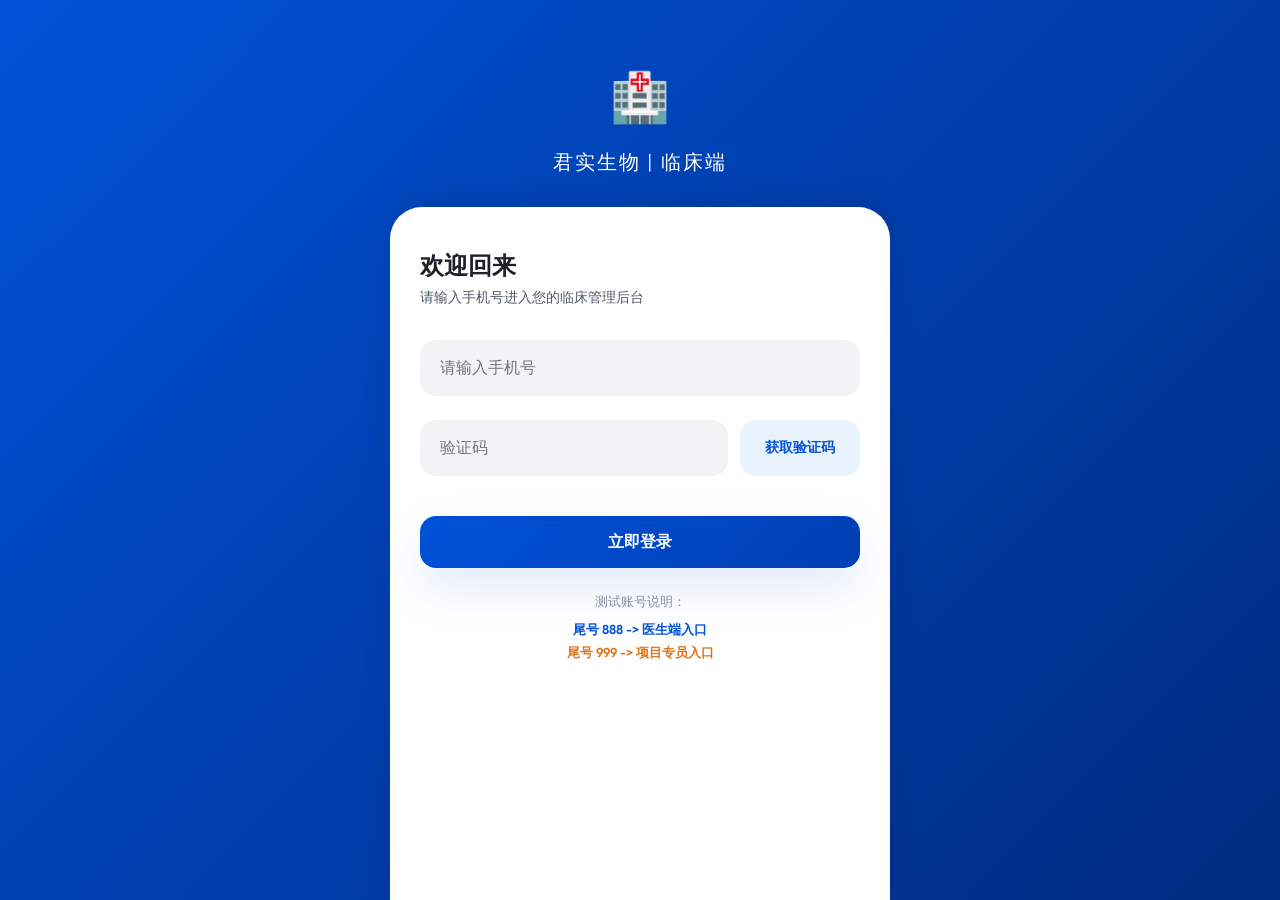
<file: index.html>
<!DOCTYPE html>
<html lang="zh-CN">

<head>
    <meta charset="UTF-8">
    <meta name="viewport"
        content="width=device-width, initial-scale=1.0, maximum-scale=1.0, user-scalable=no, viewport-fit=cover">
    <title>工作台 - 君实生物临床端</title>
    <link rel="stylesheet" href="css/style.css">
    <style>
        .doctor-bg {
            position: absolute;
            top: 0;
            left: 0;
            width: 100%;
            height: 220px;
            background: linear-gradient(180deg, #0052D9 0%, rgba(0, 82, 217, 0) 100%);
            z-index: -1;
        }

        .user-header {
            display: flex;
            align-items: center;
            gap: 16px;
            margin-top: 30px;
            margin-bottom: 24px;
        }

        .avatar {
            width: 64px;
            height: 64px;
            border-radius: 50%;
            border: 3px solid rgba(255, 255, 255, 0.4);
            box-shadow: var(--shadow-md);
        }

        .user-info h2 {
            font-size: 20px;
            color: white;
            margin-bottom: 4px;
        }

        .user-info p {
            font-size: 13px;
            color: rgba(255, 255, 255, 0.8);
        }

        /* 特色功能块 */
        .feature-card {
            display: flex;
            align-items: center;
            justify-content: space-between;
            padding: 24px;
            border-radius: 24px;
            color: white;
            margin-bottom: 16px;
            cursor: pointer;
            position: relative;
            overflow: hidden;
        }

        .feature-card::after {
            content: '';
            position: absolute;
            right: -10%;
            bottom: -10%;
            width: 100px;
            height: 100px;
            background: rgba(255, 255, 255, 0.1);
            border-radius: 50%;
        }

        .todo-item {
            display: flex;
            align-items: flex-start;
            gap: 12px;
            padding: 16px 0;
            border-bottom: 1px solid #F0F2F5;
        }

        .priority-dot {
            width: 8px;
            height: 8px;
            border-radius: 50%;
            margin-top: 6px;
        }

        .dot-high {
            background: var(--danger-color);
            box-shadow: 0 0 8px var(--danger-color);
        }

        .dot-medium {
            background: var(--warning-color);
        }

        .progress-bar {
            height: 6px;
            background: #E5E6EB;
            border-radius: 3px;
            margin: 10px 0;
        }

        .progress-inner {
            height: 100%;
            background: var(--primary-gradient);
            border-radius: 3px;
            width: 68%;
        }

        .patient-card {
            background: white;
            border-radius: 20px;
            padding: 16px;
            margin-bottom: 14px;
            box-shadow: var(--shadow-sm);
            border: 1px solid #F0F2F5;
            display: flex;
            justify-content: space-between;
            align-items: center;
            cursor: pointer;
        }

        .patient-card.is-abnormal {
            border: 1px solid rgba(245, 108, 108, 0.3);
            background: rgba(245, 108, 108, 0.02);
        }

        .risk-dot-small {
            width: 8px;
            height: 8px;
            border-radius: 50%;
        }

        .risk-dot-small.red {
            background: #FF4D4F;
            box-shadow: 0 0 6px rgba(255, 77, 79, 0.6);
        }

        .risk-dot-small.yellow {
            background: #FAAD14;
        }

        .risk-dot-small.green {
            background: #52C41A;
        }

        .med-tag-mini {
            font-size: 10px;
            background: var(--primary-soft);
            color: var(--primary-color);
            padding: 2px 6px;
            border-radius: 4px;
            font-weight: 500;
            margin-left: 4px;
        }

        /* 沉浸式顶部样式 */
        .tab-header-bg {
            padding: 50px 20px 40px;
            background: linear-gradient(180deg, #0052D9 0%, #0052D9 60%, rgba(0, 82, 217, 0) 100%);
            color: white;
            position: sticky;
            top: 0;
            z-index: 100;
        }

        .sm-mini-btn {
            background: white;
            color: var(--primary-color);
            border: 1px solid rgba(0, 82, 217, 0.2);
            padding: 4px 12px;
            border-radius: 20px;
            font-size: 12px;
            font-weight: 600;
            cursor: pointer;
            transition: all 0.2s;
            box-shadow: 0 2px 4px rgba(0,0,0,0.05);
        }
        .sm-mini-btn:active {
            transform: scale(0.95);
        }

        .search-box-wrap {
            background: white;
            border-radius: 16px;
            height: 48px;
            display: flex;
            align-items: center;
            padding: 0 16px;
            box-shadow: 0 4px 12px rgba(0, 0, 0, 0.08);
            margin: -32px 20px 24px;
            position: relative;
            z-index: 110;
            border: 1px solid #F0F2F5;
        }
    </style>
</head>

<body>
    <div class="doctor-bg"></div>

    <div id="appContainer">
        <!-- 分享弹窗 (Modal) -->
        <div id="shareModal" class="modal-overlay hidden">
            <div class="qr-modal-box">
                <div class="qr-header">
                    探索基于基因检测精准治疗慢性冠脉综合征临床效果的真实世界研究
                </div>
                <div class="qr-content-card">
                    <h2 style="font-size: 24px; font-weight: 700; color: #333; margin-bottom: 4px;">黄晓雅</h2>
                    <p style="font-size: 13px; color: var(--text-muted);">肿瘤科 南京鼓楼医院</p>

                    <div
                        style="font-size: 11px; color: var(--text-secondary); line-height: 1.8; text-align: left; margin-top: 16px; display: -webkit-box; -webkit-line-clamp: 5; -webkit-box-orient: vertical; overflow: hidden;">
                        简介：南京某医学院专业，2020年取得执业医师资格证，5年来一直从事肿瘤科相关工作，2020年取得执业医师资格证，5年来一直从事肿瘤科相关工作...
                    </div>

                    <div class="qr-divider"></div>

                    <div style="width: 160px; height: 160px; margin: 0 auto;">
                        <img src="https://api.qrserver.com/v1/create-qr-code/?size=160x160&data=https://junshi.com/dr/weiziyuan"
                            style="width: 100%; height: 100%;">
                    </div>
                    <p style="font-size: 12px; color: var(--text-secondary); margin-top: 12px;">扫描或长按识别二维码<br>进入医生主页</p>
                </div>
            </div>
            <div class="qr-close-btn" onclick="toggleModal(false)">✕</div>
        </div>

        <!-- Tab 1: 首页工作台 -->
        <section id="tab-home" class="tab-content">
            <div class="container" style="padding-top: 20px;">
                <div class="user-header animate-up">
                    <div style="position: relative;">
                        <img src="img/avatar.png" class="avatar">
                    </div>
                    <div class="user-info">
                        <h2 id="userName">黄晓雅</h2>
                        <p id="userTitle">主治医师 | 肿瘤科</p>
                        <div style="display: flex; gap: 8px; margin-top: 6px;">
                            <span class="status-tag"
                                style="background: rgba(255,255,255,0.2); color: white; border: none; font-size: 10px;">三甲医院</span>
                            <span class="status-tag"
                                style="background: rgba(255,255,255,0.2); color: white; border: none; font-size: 10px;">南京鼓楼医院</span>
                        </div>
                    </div>
                </div>

                <div class="stats-grid animate-up" style="animation-delay: 0.1s;">
                    <div class="stats-item">
                        <div class="stats-value">2</div>
                        <div class="stats-label">预警信息</div>
                    </div>
                    <div class="stats-item">
                        <div class="stats-value">8</div>
                        <div class="stats-label">管理患者</div>
                    </div>
                    <div class="stats-item">
                        <div class="stats-value">2</div>
                        <div class="stats-label">待办事项</div>
                    </div>
                </div>

                <div class="action-flex animate-up" style="animation-delay: 0.2s;">
                    <div class="quick-card bg-peach-light" onclick="toggleModal(true)">
                        <div class="quick-icon-box bg-orange-solid">📷</div>
                        <span class="quick-text">专属二维码</span>
                        <div class="quick-dot"></div>
                    </div>
                    <div class="quick-card bg-green-light" onclick="switchTab('management')">
                        <div class="quick-icon-box bg-green-solid">👥</div>
                        <span class="quick-text">患者管理</span>
                        <div class="quick-badge">+3</div>
                    </div>
                </div>

                <div class="card animate-up" style="animation-delay: 0.3s;">
                    <div
                        style="display: flex; justify-content: space-between; align-items: center; margin-bottom: 12px;">
                        <h3 style="font-size: 16px; font-weight: 700;">项目整体进度</h3>
                        <span style="font-size: 12px; color: var(--primary-color);">详情 ›</span>
                    </div>
                    <div class="progress-bar">
                        <div class="progress-inner"></div>
                    </div>
                    <div
                        style="display: flex; justify-content: space-between; font-size: 12px; color: var(--text-muted);">
                        <span>当前招募: 68/100</span>
                        <span>完成率: 68%</span>
                    </div>
                </div>

                <div class="card animate-up" style="animation-delay: 0.4s;">
                    <div
                        style="display: flex; justify-content: space-between; align-items: center; margin-bottom: 20px;">
                        <h3 style="font-size: 16px; font-weight: 700;">待办事项 <span
                                id="todoCount" style="color: var(--danger-color); font-size: 13px;">(4)</span></h3>
                        <div id="batchActionArea">
                            <button class="sm-mini-btn" style="border-radius: 20px; padding: 4px 12px;" onclick="toggleBatchMode(true)">批量入组</button>
                        </div>
                        <div id="batchSubmitArea" class="hidden" style="display: flex; gap: 8px;">
                            <button class="sm-mini-btn" style="border-radius: 20px; padding: 4px 12px; background: #F2F3F5; color: #4E5969; border:none;" onclick="toggleBatchMode(false)">取消</button>
                            <button class="sm-mini-btn" style="border-radius: 20px; padding: 4px 12px; background: var(--primary-color); color: white; border:none;" onclick="handleBatchEnroll()">确认入组</button>
                        </div>
                    </div>
                    <div id="todoList"></div>
                </div>
            </div>
        </section>

        <!-- Tab 2: 患者管理入口 -->
        <section id="tab-management" class="tab-content hidden">
            <div class="header">
                <h1>患者管理中心</h1>
            </div>
            <div class="container animate-up">
                <div class="action-grid" style="margin-top: 10px;">
                    <div class="action-btn-circle" onclick="App.navigateTo('patient-list.html')">
                        <div class="action-icon-circle bg-blue-solid">📋</div>
                        <span class="action-label">所有患者</span>
                    </div>
                    <div class="action-btn-circle" onclick="App.navigateTo('patient-list.html?filter=warning')">
                        <div class="action-icon-circle bg-orange-solid">🚦</div>
                        <span class="action-label">红黄灯患者</span>
                    </div>
                    <div class="action-btn-circle" onclick="switchTab('ae')">
                        <div class="action-icon-circle bg-purple-solid">⚠️</div>
                        <span class="action-label">待办事项</span>
                    </div>
                    <div class="action-btn-circle" onclick="App.navigateTo('stats.html')">
                        <div class="action-icon-circle bg-green-solid">📊</div>
                        <span class="action-label">数据统计</span>
                    </div>
                </div>

                <div
                    style="display: flex; justify-content: space-between; align-items: center; margin-top: 24px; margin-bottom: 16px;">
                    <h3 style="font-size: 16px; font-weight: 700;">近期患者列表</h3>
                    <span style="font-size: 12px; color: var(--primary-color);"
                        onclick="App.navigateTo('patient-list.html')">查看全部 ›</span>
                </div>
                <div id="managementPatientList"></div>
            </div>
        </section>

        <!-- Tab 3: 待办事项 -->
        <section id="tab-ae" class="tab-content hidden">
            <div class="tab-header-bg">
                <div style="display: flex; justify-content: space-between; align-items: center;">
                    <h1 style="margin:0; font-size: 24px; font-weight: 800;">待办事项</h1>
                    <div id="batchActionAreaTab">
                        <button class="sm-mini-btn" onclick="toggleBatchMode(true)">批量入组</button>
                    </div>
                    <div id="batchSubmitAreaTab" class="hidden" style="display: flex; gap: 8px;">
                        <button class="sm-mini-btn" style="background: rgba(255,255,255,0.2); color: white; border:1px solid rgba(255,255,255,0.4);" onclick="toggleBatchMode(false)">取消</button>
                        <button class="sm-mini-btn" style="background: white; color: var(--primary-color); border:none;" onclick="handleBatchEnroll()">确认入组</button>
                    </div>
                </div>
            </div>

            <div class="search-box-wrap">
                <span style="font-size: 18px;">🔍</span>
                <input type="text" placeholder="请输入患者姓名搜索"
                    style="border: none; flex: 1; outline: none; font-size: 15px; margin-left: 10px; background:transparent;">
            </div>

            <div class="container animate-up" style="padding-top: 0;">
                <div id="aeTabList"></div>
            </div>
        </section>

        <!-- Tab 4: 我的 -->
        <section id="tab-my" class="tab-content hidden">
            <div class="header">
                <h1>个人中心</h1>
            </div>
            <div class="container animate-up">
                <div class="card" style="display: flex; align-items: center; gap: 16px;">
                    <img src="img/avatar.png" style="width: 60px; height: 60px; border-radius: 50%;">
                    <div>
                        <div id="myUserName" style="font-size: 18px; font-weight: 700;">医生姓名</div>
                        <div id="myUserTitle" style="font-size: 13px; color: var(--text-secondary);">职称 | 部门</div>
                    </div>
                </div>

                <div class="card" style="padding: 0 20px;">
                    <div class="list-item" onclick="App.navigateTo('messages.html')" style="cursor: pointer;">
                        <span>消息中心</span>
                        <div style="display: flex; align-items: center; gap: 8px;">
                            <span class="badge"
                                style="background: var(--danger-color); color: white; padding: 2px 8px; border-radius: 10px; font-size: 11px;">5</span>
                            <span style="color: var(--text-muted);">›</span>
                        </div>
                    </div>
                </div>

                <div class="card" style="padding: 0 20px;">
                    <div class="list-item" onclick="App.logout()" style="cursor: pointer; justify-content: center;">
                        <span style="color: var(--danger-color); font-weight: 600;">退出登录</span>
                    </div>
                </div>
            </div>
        </section>

        <!-- 底部 Tab 栏 -->
        <nav class="tab-bar">
            <a href="#" class="tab-item active" onclick="switchTab('home', event)">
                <span class="tab-icon">🏠</span>
                <span>首页</span>
            </a>
            <a href="#" class="tab-item" onclick="switchTab('management', event)">
                <span class="tab-icon">👥</span>
                <span>患者管理</span>
            </a>
            <a href="#" class="tab-item" onclick="switchTab('ae', event)">
                <span class="tab-icon">⚠️</span>
                <span>待办事项</span>
            </a>
            <a href="#" class="tab-item" onclick="switchTab('my', event)">
                <span class="tab-icon">👤</span>
                <span>我的</span>
            </a>
        </nav>
    </div>

    <script src="js/app.js"></script>
    <script>
        let isBatchMode = false;

        function initPage() {
            const user = App.getUser();
            document.getElementById('userName').innerText = user.name;
            document.getElementById('userTitle').innerText = `${user.title} | ${user.dept}`;
            document.getElementById('myUserName').innerText = user.name;
            document.getElementById('myUserTitle').innerText = `${user.title} | ${user.dept}`;

            renderTodos();
            renderManagementPatients();
        }

        function renderManagementPatients() {
            const list = document.getElementById('managementPatientList');
            if (!list) return;

            list.innerHTML = MockData.patients.slice(0, 4).map(p => `
                <div class="patient-card ${p.statusTag === 'danger' ? 'is-abnormal' : ''}" onclick="App.navigateTo('patient-detail.html?id=${p.id}')">
                    <div style="flex: 1;">
                        <div style="display: flex; align-items: center; gap: 8px; margin-bottom: 6px;">
                            <span class="risk-dot-small ${p.riskLevel}"></span>
                            <span style="font-size: 16px; font-weight: 700;">${p.name}</span>
                            <span style="font-size: 13px; color: var(--text-secondary);">${p.age} 岁</span>
                            <span class="med-tag-mini">${p.medicationStatus}</span>
                        </div>
                        <div style="font-size: 12px; color: var(--text-muted); margin-bottom: 4px;">联系电话：${p.phone}</div>
                        <div style="font-size: 12px; color: var(--text-muted);">入组日期：${p.enrollDate}</div>
                    </div>
                    <div style="text-align: right;">
                        <div class="status-tag status-${p.statusTag}" style="display: inline-block; margin-bottom: 8px;">${p.status}</div>
                        <div style="color: var(--primary-color); font-size: 11px; font-weight: 600;">上次随访 3天前</div>
                    </div>
                </div>
            `).join('');
        }

        function toggleBatchMode(show) {
            isBatchMode = show;
            // 首页控制
            const ba = document.getElementById('batchActionArea');
            const bs = document.getElementById('batchSubmitArea');
            if (ba) ba.style.display = show ? 'none' : 'block';
            if (bs) bs.classList.toggle('hidden', !show);
            
            // 详情页控制
            const baTab = document.getElementById('batchActionAreaTab');
            const bsTab = document.getElementById('batchSubmitAreaTab');
            if (baTab) baTab.style.display = show ? 'none' : 'block';
            if (bsTab) bsTab.classList.toggle('hidden', !show);
            
            renderTodos();
        }

        function handleBatchEnroll() {
            const checked = document.querySelectorAll('.todo-checkbox:checked');
            if (checked.length === 0) {
                alert('请选择要入组的患者');
                return;
            }
            if (confirm(`确定要将选中的 ${checked.length} 位患者批量入组吗？`)) {
                // 模拟处理逻辑：从 todoList 中移除选中的项
                const ids = Array.from(checked).map(el => parseInt(el.value));
                MockData.todoList = MockData.todoList.filter(item => !ids.includes(item.id));
                
                alert('批量入组成功！');
                toggleBatchMode(false);
                initPage(); // 刷新统计和列表
            }
        }

        function renderTodos() {
            const list = document.getElementById('todoList');
            const aeList = document.getElementById('aeTabList');
            const todoCount = document.getElementById('todoCount');
            if (todoCount) todoCount.innerText = `(${MockData.todoList.length})`;

            if (list) {
                list.innerHTML = MockData.todoList.map(item => {
                    const clickUrl = item.type === '入组确认' ? `enroll-confirm.html?id=${item.id}` : `ae-handler.html?id=${item.id}`;
                    const isEnroll = item.type === '入组确认';
                    
                    return `
                    <div class="todo-item" onclick="${isBatchMode && isEnroll ? '' : `App.navigateTo('${clickUrl}')`}">
                        ${isBatchMode && isEnroll ? `
                            <input type="checkbox" class="todo-checkbox" value="${item.id}" style="width: 18px; height: 18px; margin-top: 2px;" onclick="event.stopPropagation()">
                        ` : `<div class="priority-dot dot-${item.priority}"></div>`}
                        
                        <div style="flex: 1;">
                            <div style="display: flex; justify-content: space-between; align-items: center;">
                                <span style="font-weight: 700; font-size: 14px;">${item.type}</span>
                                <span style="color: var(--text-muted); font-size: 11px;">${item.time}</span>
                            </div>
                            <div style="font-size: 12px; color: var(--text-secondary); margin-top: 4px;">患者：${item.patient}</div>
                            <div style="font-size: 12px; color: var(--text-muted);">${item.desc}</div>
                        </div>
                        ${!isBatchMode ? `<div style="align-self: center; background: var(--primary-soft); color: var(--primary-color); font-size: 12px; padding: 4px 12px; border-radius: 20px;">去处理</div>` : ''}
                    </div>
                `}).join('');
            }

            if (aeList) {
                aeList.innerHTML = MockData.todoList.map(item => {
                    const clickUrl = item.type === '入组确认' ? `enroll-confirm.html?id=${item.id}` : `ae-handler.html?id=${item.id}`;
                    const isEnroll = item.type === '入组确认';

                    return `
                    <div class="patient-card" style="align-items: flex-start; cursor: pointer;" onclick="${isBatchMode && isEnroll ? '' : `App.navigateTo('${clickUrl}')`}">
                        ${isBatchMode && isEnroll ? `
                            <input type="checkbox" class="todo-checkbox" value="${item.id}" style="width: 20px; height: 20px; margin-right: 12px; margin-top: 6px;" onclick="event.stopPropagation()">
                        ` : `<div class="priority-dot dot-${item.priority}" style="margin-right: 12px; margin-top: 6px;"></div>`}
                        <div style="flex: 1;">
                            <div style="display: flex; justify-content: space-between; align-items: center;">
                                <span style="font-weight: 700; font-size: 16px;">${item.type}</span>
                                <span style="color: var(--text-muted); font-size: 12px;">${item.time}</span>
                            </div>
                            <div style="font-size: 13px; color: var(--text-secondary); margin-top: 6px;">患者：<span style="font-weight: 600;">${item.patient}</span></div>
                            <div style="font-size: 13px; color: var(--text-muted); margin-top: 4px;">描述：${item.desc}</div>
                        </div>
                        ${!isBatchMode ? `<div style="align-self: center; background: var(--primary-soft); color: var(--primary-color); font-size: 12px; font-weight: 600; padding: 6px 14px; border-radius: 20px; margin-left: 10px;">去处理</div>` : ''}
                    </div>
                `}).join('');
            }
        }

        function toggleModal(show) {
            const modal = document.getElementById('shareModal');
            if (show) {
                modal.classList.remove('hidden');
            } else {
                modal.classList.add('hidden');
            }
        }

        function switchTab(tab, event) {
            if (event) event.preventDefault();
            document.querySelectorAll('.tab-content').forEach(c => c.classList.add('hidden'));
            document.getElementById(`tab-${tab}`).classList.remove('hidden');
            document.querySelectorAll('.tab-item').forEach(i => i.classList.remove('active'));

            const tabs = ['home', 'management', 'ae', 'my'];
            const index = tabs.indexOf(tab);
            if (index !== -1) {
                document.querySelectorAll('.tab-item')[index].classList.add('active');
            }
        }

        // 页面入口：确保所有函数定义加载后再初始化
        if (App.checkAuth('index.html')) {
            initPage();
        }
    </script>
</body>

</html>
</file>
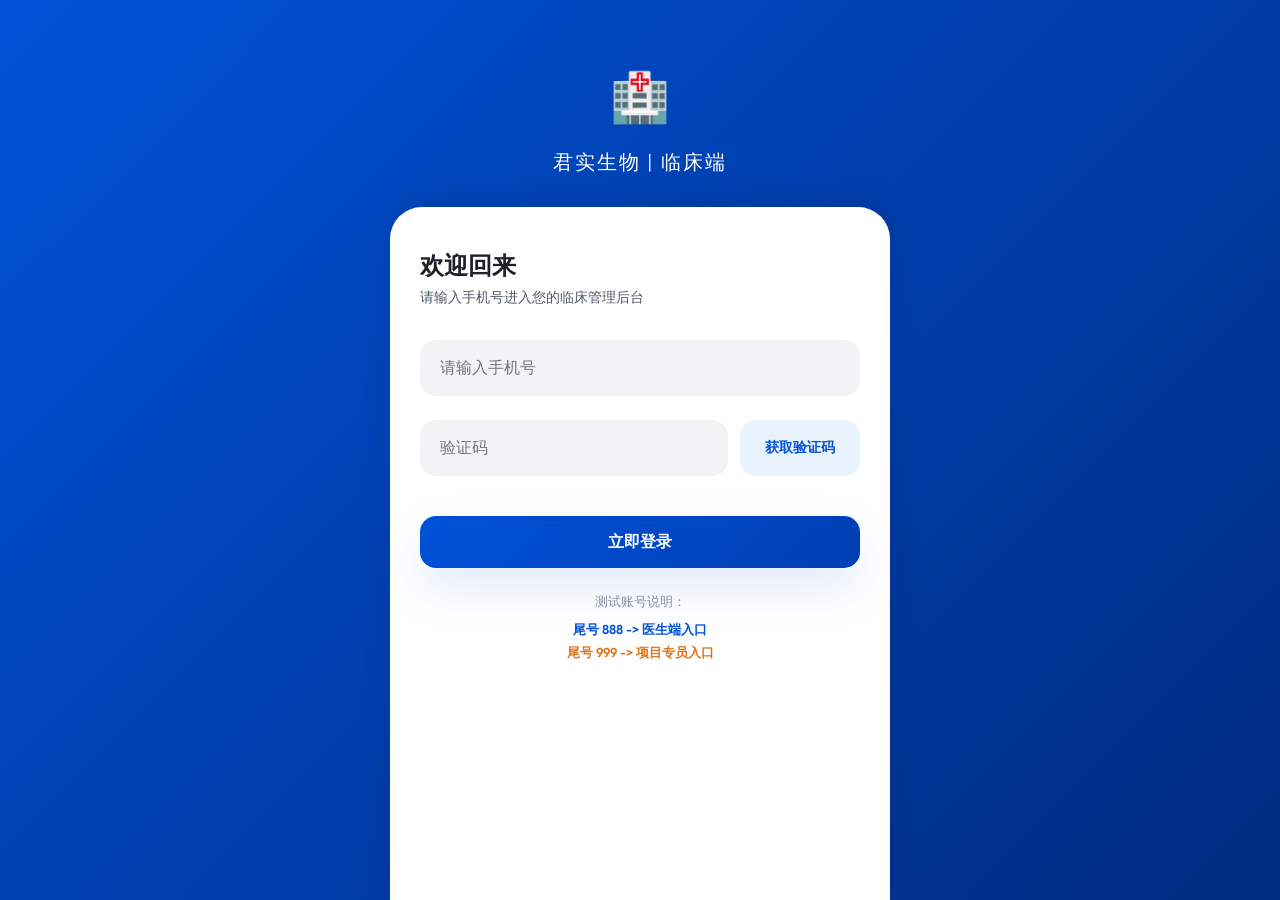
<file: ae-handler.html>
<!DOCTYPE html>
<html lang="zh-CN">
<head>
    <meta charset="UTF-8">
    <meta name="viewport" content="width=device-width, initial-scale=1.0, maximum-scale=1.0, user-scalable=no, viewport-fit=cover">
    <title>AE/SAE 处理 - 君实生物临床端</title>
    <link rel="stylesheet" href="css/style.css">
    <style>
        .select-card {
            display: flex; flex-wrap: wrap; gap: 10px; margin-top: 10px;
        }
        .select-pill {
            padding: 10px 16px; border-radius: 12px; background: #F2F3F5;
            font-size: 14px; color: var(--text-secondary); cursor: pointer;
            border: 1.5px solid transparent; transition: all 0.2s;
        }
        .select-pill.active {
            background: var(--primary-light); color: var(--primary-color);
            border-color: var(--primary-color); font-weight: 600;
        }
    </style>
</head>
<body>
    <div class="header">
        <div class="back-btn" onclick="history.back()">‹</div>
        <h1>AE/SAE 事件处理</h1>
    </div>

    <div class="container animate-up">
        <!-- 事件摘要 -->
        <div class="card" style="border-left: 5px solid var(--danger-color);">
            <div style="font-size: 13px; color: var(--text-muted); margin-bottom: 8px;">上报患者：沈传浩 (JS-2024-001)</div>
            <div style="font-size: 18px; font-weight: 700; color: var(--danger-color);">不良事件：2 级皮疹 (瘙痒)</div>
            <div style="font-size: 14px; color: var(--text-secondary); margin-top: 8px;">发生日期：2024-04-18</div>
        </div>

        <!-- 处理表单 -->
        <div class="card">
            <label class="form-label">1. 不良事件等级 (CTCAE 5.0)</label>
            <div class="select-card" id="gradeSelect">
                <div class="select-pill" onclick="selectItem(this, 'g')">1 级 (轻度)</div>
                <div class="select-pill active" onclick="selectItem(this, 'g')">2 级 (中度)</div>
                <div class="select-pill" onclick="selectItem(this, 'g')">3 级 (重度)</div>
                <div class="select-pill" onclick="selectItem(this, 'g')">4 级 (危及生命)</div>
                <div class="select-pill" onclick="selectItem(this, 'g')">5 级 (死亡相关)</div>
            </div>

            <label class="form-label" style="margin-top: 24px;">2. 与试验药物相关性</label>
            <div class="select-card" id="relationSelect">
                <div class="select-pill" onclick="selectItem(this, 'r')">无关</div>
                <div class="select-pill" onclick="selectItem(this, 'r')">可能无关</div>
                <div class="select-pill active" onclick="selectItem(this, 'r')">可能相关</div>
                <div class="select-pill" onclick="selectItem(this, 'r')">肯定相关</div>
            </div>

            <label class="form-label" style="margin-top: 24px;">3. 处理意见与总结</label>
            <div class="select-card" id="actionSelect">
                <div class="select-pill active" onclick="selectItem(this, 'a')">无需特殊处理</div>
                <div class="select-pill" onclick="selectItem(this, 'a')">针对性给药</div>
                <div class="select-pill" onclick="selectItem(this, 'a')">试验药减量</div>
                <div class="select-pill" onclick="selectItem(this, 'a')">暂停给药</div>
            </div>

            <textarea class="form-input" style="height: 100px; margin-top: 15px; padding: 12px; font-size: 14px;" placeholder="如有额外说明请补充..."></textarea>
        </div>

        <button class="btn btn-primary" onclick="handleSubmit()">提交处理决定</button>
        <p style="text-align: center; font-size: 12px; color: var(--text-muted); margin-top: 16px;">提交后将同步至项目专员端进行备案</p>
    </div>

    <script src="js/app.js"></script>
    <script>
        App.checkAuth('ae-handler.html');

        function selectItem(el, type) {
            el.parentElement.querySelectorAll('.select-pill').forEach(p => p.classList.remove('active'));
            el.classList.add('active');
        }

        function handleSubmit() {
            alert('处理成功！处理结果已上报至项目系统，该 AE 进入“随访监控”状态。');
            window.location.href = 'index.html';
        }
    </script>
</body>
</html>
</file>
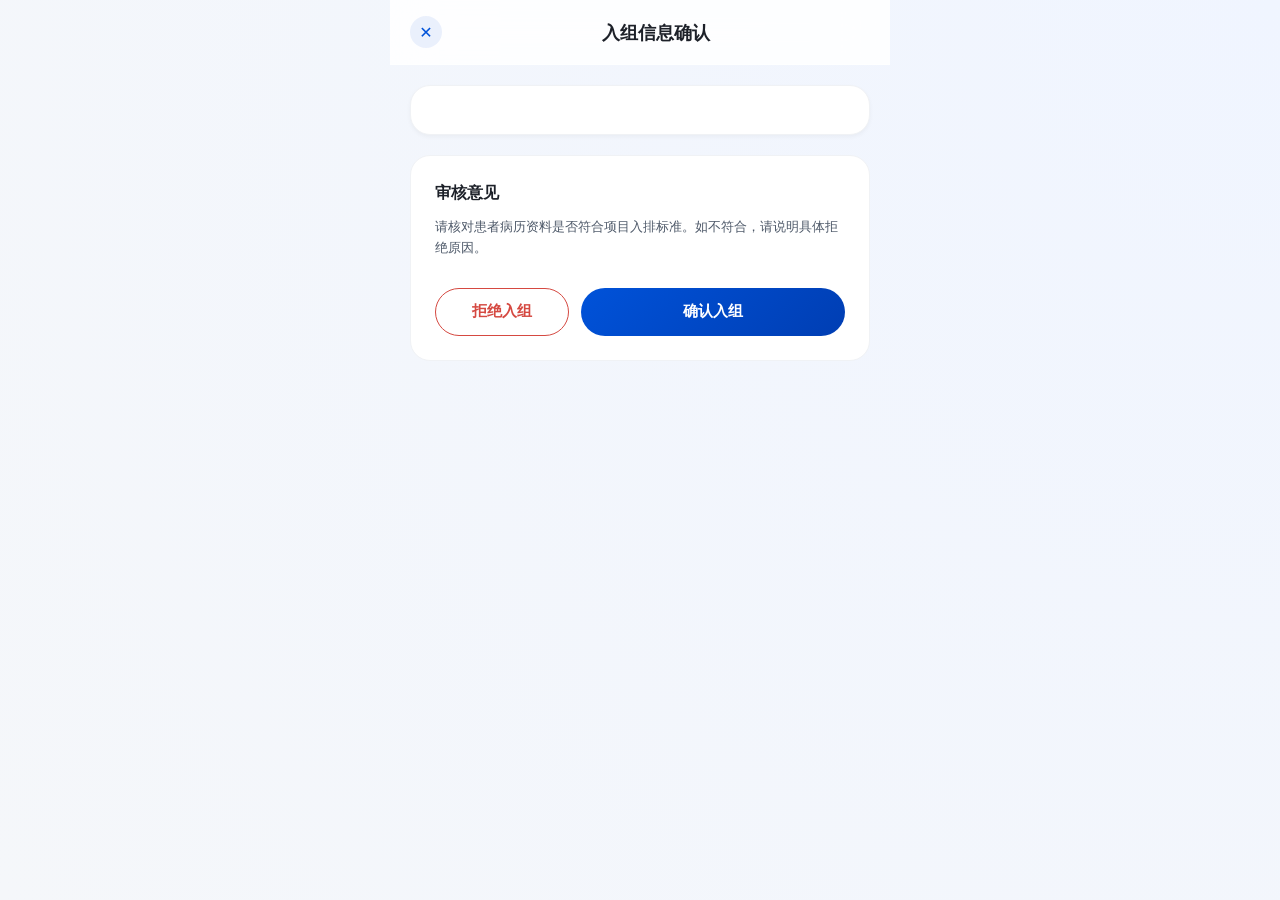
<file: enroll-confirm.html>
<!DOCTYPE html>
<html lang="zh-CN">
<head>
    <meta charset="UTF-8">
    <meta name="viewport" content="width=device-width, initial-scale=1.0, maximum-scale=1.0, user-scalable=no, viewport-fit=cover">
    <title>入组确认 - 君实生物临床端</title>
    <link rel="stylesheet" href="css/style.css">
    <style>
        .patient-info-header {
            background: white; border-radius: 20px; padding: 24px; margin-bottom: 20px;
            box-shadow: var(--shadow-sm); border: 1px solid #F0F2F5;
        }
        .info-grid { display: grid; grid-template-columns: 1fr 1fr; gap: 16px; margin-top: 16px; }
        .info-item label { display: block; font-size: 12px; color: var(--text-muted); margin-bottom: 4px; }
        .info-item span { font-size: 15px; font-weight: 600; color: var(--text-main); }
        
        .confirm-card {
            background: white; border-radius: 20px; padding: 24px; margin-bottom: 20px;
            border: 1px solid #F0F2F5;
        }
        .reject-reason-box {
            margin-top: 20px; display: none;
            animation: fadeIn 0.3s ease-out;
        }
        .textarea-custom {
            width: 100%; border: 1px solid #E5E6EB; border-radius: 12px; padding: 12px;
            font-size: 14px; outline: none; transition: all 0.2s; background: #F9FAFB;
        }
        .textarea-custom:focus { border-color: var(--danger-color); background: white; }

        .btn-group { display: flex; gap: 12px; margin-top: 30px; }
        .btn-reject {
            flex: 1; height: 48px; border-radius: 24px; border: 1px solid var(--danger-color);
            color: var(--danger-color); background: white; font-weight: 600; font-size: 15px;
        }
        .btn-confirm {
            flex: 2; height: 48px; border-radius: 24px; background: var(--primary-gradient);
            color: white; border: none; font-weight: 600; font-size: 15px;
        }
    </style>
</head>
<body>
    <div class="header">
        <div class="back-btn" onclick="history.back()">✕</div>
        <h1>入组信息确认</h1>
    </div>

    <div class="container">
        <div id="patientInfo" class="patient-info-header animate-up">
            <!-- 由 JS 渲染 -->
        </div>

        <div class="confirm-card animate-up" style="animation-delay: 0.1s;">
            <div style="font-size: 16px; font-weight: 700; margin-bottom: 12px;">审核意见</div>
            <p style="font-size: 13px; color: var(--text-secondary); line-height: 1.6;">请核对患者病历资料是否符合项目入排标准。如不符合，请说明具体拒绝原因。</p>
            
            <div id="rejectReasonBox" class="reject-reason-box">
                <label style="display: block; font-size: 14px; font-weight: 600; margin-bottom: 10px; color: var(--danger-color);">拒绝原因 *</label>
                <textarea id="rejectReason" class="textarea-custom" rows="4" placeholder="请输入拒绝入组的具体理由（如：不符合入选标准第 3 条...）"></textarea>
            </div>

            <div class="btn-group">
                <button id="rejectBtn" class="btn-reject" onclick="handleReject()">拒绝入组</button>
                <button id="confirmBtn" class="btn-confirm" onclick="handleConfirm()">确认入组</button>
            </div>
        </div>
    </div>

    <script src="js/app.js"></script>
    <script>
        const urlParams = new URLSearchParams(window.location.search);
        const taskId = urlParams.get('id');
        let isRejecting = false;

        function renderPage() {
            const task = MockData.enrollTasks.find(t => t.id == taskId);
            if (!task) return;

            document.getElementById('patientInfo').innerHTML = `
                <div style="display: flex; justify-content: space-between; align-items: center; border-bottom: 1px solid #F0F2F5; padding-bottom: 16px; margin-bottom: 16px;">
                    <div style="font-size: 20px; font-weight: 800;">${task.patient}</div>
                    <div class="status-tag status-warning">待确认</div>
                </div>
                <div class="info-grid">
                    <div class="info-item"><label>性别</label><span>${task.gender}</span></div>
                    <div class="info-item"><label>年龄</label><span>${task.age} 岁</span></div>
                    <div class="info-item"><label>联系电话</label><span style="color:var(--primary-color)">${task.phone || '-'}</span></div>
                    <div class="info-item"><label>主要诊断</label><span>${task.diagnosis}</span></div>
                    <div class="info-item" style="grid-column: span 2;"><label>居住地址</label><span>${task.address || '-'}</span></div>
                    <div class="info-item"><label>分期</label><span>${task.stage}</span></div>
                    <div class="info-item"><label>提交专员</label><span>${task.helper}</span></div>
                    <div class="info-item" style="grid-column: span 2;"><label>提交时间</label><span>${task.submitTime}</span></div>
                </div>
            `;

            // 动态添加附件区块
            const attachmentHtml = `
                <div class="confirm-card animate-up" style="animation-delay: 0.15s;">
                    <div style="font-size: 16px; font-weight: 700; margin-bottom: 16px; display: flex; align-items: center; gap: 8px;">
                        <span style="color: var(--primary-color);">📄</span>
                        患者提交资料附件
                    </div>
                    
                    <div style="display: grid; grid-template-columns: 1fr 1fr; gap: 12px; margin-bottom: 20px;">
                        <div>
                            <div style="font-size: 12px; color: var(--text-muted); margin-bottom: 8px;">身份证正面</div>
                            <div style="width: 100%; height: 100px; border-radius: 12px; overflow: hidden; border: 1px solid #F0F2F5; background: #F7F8FA;">
                                <img src="${task.idCardPhoto || 'https://picsum.photos/id/1/400/300'}" style="width:100%; height:100%; object-fit: cover;">
                            </div>
                        </div>
                        <div>
                            <div style="font-size: 12px; color: var(--text-muted); margin-bottom: 8px;">诊断证明</div>
                            <div style="width: 100%; height: 100px; border-radius: 12px; overflow: hidden; border: 1px solid #F0F2F5; background: #F7F8FA;">
                                <img src="${task.diagnosisPhoto || 'https://picsum.photos/id/2/400/300'}" style="width:100%; height:100%; object-fit: cover;">
                            </div>
                        </div>
                    </div>

                    <div>
                        <div style="font-size: 12px; color: var(--text-muted); margin-bottom: 8px;">知情同意书</div>
                        <div style="display: flex; gap: 10px; overflow-x: auto; padding-bottom: 10px;">
                            ${(task.consentPhotos || ['https://picsum.photos/id/3/400/300']).map((img, i) => `
                                <div style="width: 80px; height: 110px; border-radius: 12px; overflow: hidden; flex-shrink: 0; border: 1px solid #F0F2F5;">
                                    <img src="${img}" style="width:100%; height:100%; object-fit: cover;">
                                </div>
                            `).join('')}
                        </div>
                    </div>
                </div>
            `;
            document.getElementById('patientInfo').insertAdjacentHTML('afterend', attachmentHtml);
        }

        function handleReject() {
            if (!isRejecting) {
                isRejecting = true;
                document.getElementById('rejectReasonBox').style.display = 'block';
                document.getElementById('rejectBtn').innerText = '取消拒绝';
                document.getElementById('rejectBtn').style.background = '#F9FAFB';
                document.getElementById('rejectBtn').style.borderColor = '#E5E6EB';
                document.getElementById('rejectBtn').style.color = '#86909C';
                
                document.getElementById('confirmBtn').innerText = '确认拒绝';
                document.getElementById('confirmBtn').style.background = 'var(--danger-color)';
                return;
            }

            // 取消拒绝
            isRejecting = false;
            document.getElementById('rejectReasonBox').style.display = 'none';
            document.getElementById('rejectBtn').innerText = '拒绝入组';
            document.getElementById('rejectBtn').style.background = 'white';
            document.getElementById('rejectBtn').style.borderColor = 'var(--danger-color)';
            document.getElementById('rejectBtn').style.color = 'var(--danger-color)';
            
            document.getElementById('confirmBtn').innerText = '确认入组';
            document.getElementById('confirmBtn').style.background = 'var(--primary-gradient)';
        }

        function handleConfirm() {
            if (isRejecting) {
                const reason = document.getElementById('rejectReason').value.trim();
                if (!reason) {
                    alert('请填写拒绝原因');
                    return;
                }
                alert('已拒绝入组，原因：' + reason);
                history.back();
            } else {
                alert('入组确认成功！患者已正式入组。');
                history.back();
            }
        }

        document.addEventListener('DOMContentLoaded', renderPage);
    </script>
</body>
</html>
</file>
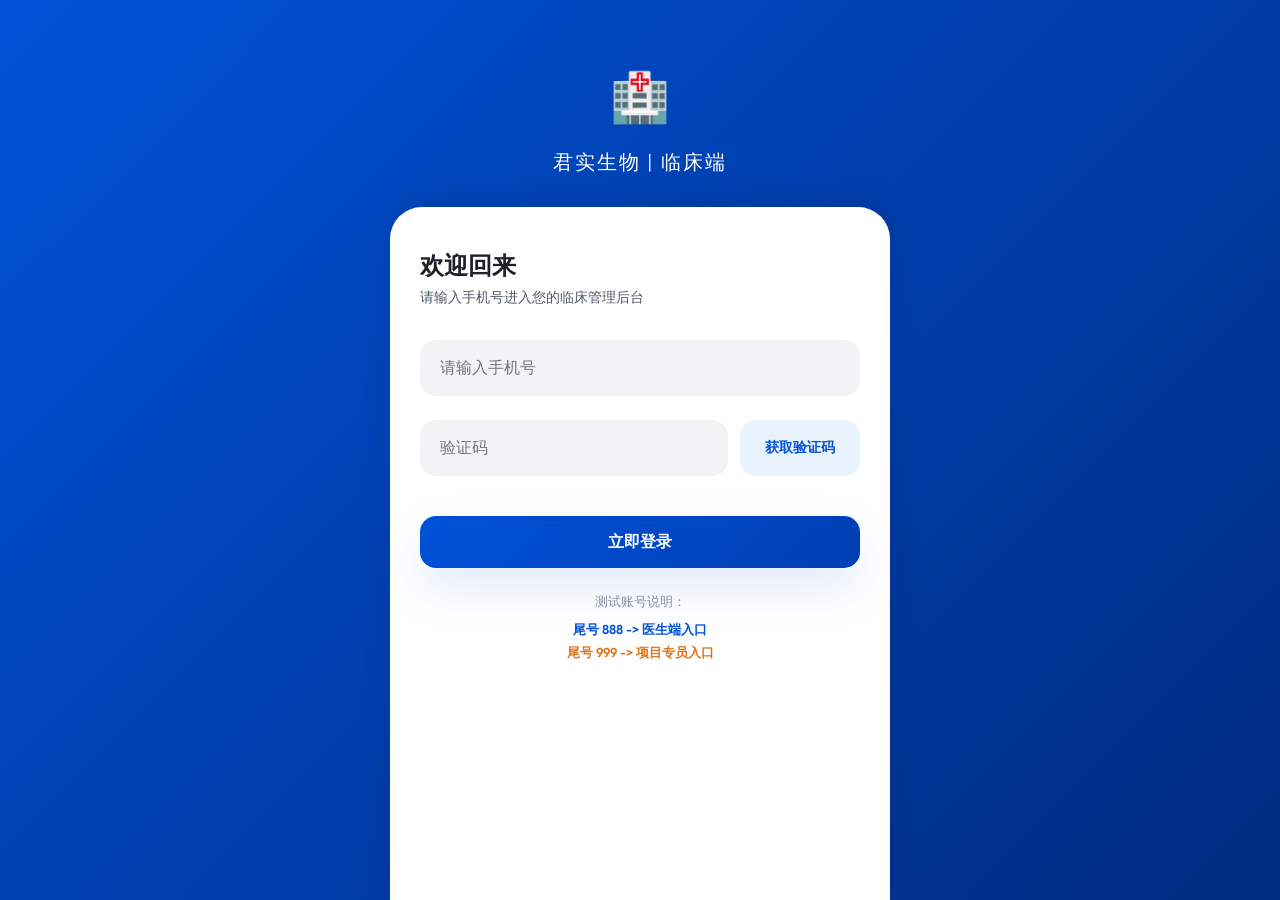
<file: login.html>
<!DOCTYPE html>
<html lang="zh-CN">
<head>
    <meta charset="UTF-8">
    <meta name="viewport" content="width=device-width, initial-scale=1.0, maximum-scale=1.0, user-scalable=no, viewport-fit=cover">
    <title>登录 - 君实生物临床端</title>
    <link rel="stylesheet" href="css/style.css">
    <style>
        body {
            height: 100vh;
            overflow: hidden;
            display: flex;
            flex-direction: column;
        }
        .login-bg {
            position: fixed; top: 0; left: 0; width: 100%; height: 100%;
            background: linear-gradient(135deg, #0052D9 0%, #002B80 100%);
            z-index: -1;
        }
        .login-logo {
            text-align: center; padding: 60px 0 30px; flex-shrink: 0;
        }
        .login-logo img { width: 140px; }
        .login-logo h1 { color: white; margin-top: 15px; font-size: 20px; font-weight: 300; letter-spacing: 2px; }
        
        .login-card {
            background: white;
            border-radius: 32px 32px 0 0;
            padding: 40px 30px;
            flex: 1;
            box-shadow: 0 -10px 30px rgba(0,0,0,0.1);
            display: flex;
            flex-direction: column;
        }

        .login-tip {
            font-size: 13px; color: var(--text-muted);
            margin-top: 24px; text-align: center;
        }
    </style>
</head>
<body>
    <div class="login-bg"></div>
    
    <div class="login-logo">
        <div style="font-size: 48px;">🏥</div>
        <h1>君实生物 | 临床端</h1>
    </div>

    <div class="login-card animate-up">
        <div style="margin-bottom: 32px;">
            <h2 style="font-size: 24px; font-weight: 700; color: var(--text-main);">欢迎回来</h2>
            <p style="color: var(--text-secondary); font-size: 14px; margin-top: 4px;">请输入手机号进入您的临床管理后台</p>
        </div>

        <div style="margin-bottom: 24px;">
            <input type="tel" id="loginPhone" style="width: 100%; height: 56px; background: #F2F3F5; border: none; border-radius: 16px; padding: 0 20px; font-size: 16px; outline: none;" placeholder="请输入手机号">
        </div>

        <div style="margin-bottom: 40px; display: flex; gap: 12px;">
            <input type="number" id="loginCode" style="flex: 1; height: 56px; background: #F2F3F5; border: none; border-radius: 16px; padding: 0 20px; font-size: 16px; outline: none;" placeholder="验证码">
            <button style="width: 120px; border-radius: 16px; border: none; background: #E8F3FF; color: #0052D9; font-weight: 600; font-size: 14px;" onclick="sendMockCode()">获取验证码</button>
        </div>

        <button class="btn btn-primary" onclick="handleLogin()">立即登录</button>
        
        <div class="login-tip">
            <p>测试账号说明：</p>
            <p style="color: var(--primary-color); font-weight: 600; margin-top: 8px;">尾号 888 -> 医生端入口</p>
            <p style="color: #E37318; font-weight: 600; margin-top: 4px;">尾号 999 -> 项目专员入口</p>
        </div>
    </div>

    <script src="js/app.js"></script>
    <script>
        App.checkAuth('login.html');

        function sendMockCode() {
            const phone = document.getElementById('loginPhone').value;
            if (!/^1\d{10}$/.test(phone)) {
                alert('请输入正确的手机号');
                return;
            }
            alert('【君实生物】验证码已发送：123456');
        }

        function handleLogin() {
            const phone = document.getElementById('loginPhone').value;
            const code = document.getElementById('loginCode').value;
            if (!phone || !code) {
                alert('请填写登录信息');
                return;
            }
            App.login(phone);
            window.location.href = 'index.html';
        }
    </script>
</body>
</html>
</file>
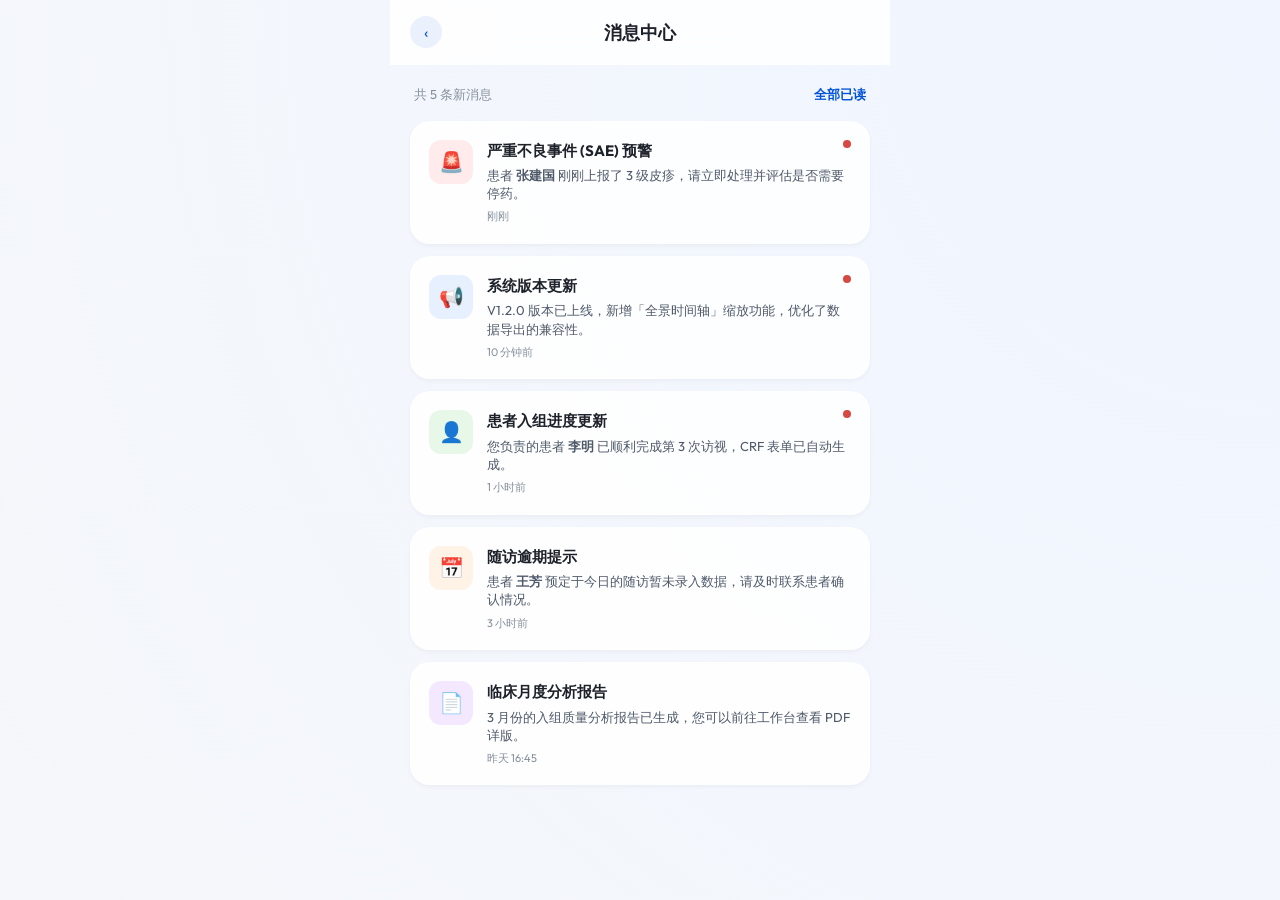
<file: messages.html>
<!DOCTYPE html>
<html lang="zh-CN">
<head>
    <meta charset="UTF-8">
    <meta name="viewport" content="width=device-width, initial-scale=1.0, viewport-fit=cover">
    <title>消息中心 - 君实生物院内患者管理</title>
    <link rel="stylesheet" href="css/style.css">
    <style>
        .msg-type-icon {
            width: 44px; height: 44px;
            border-radius: 12px;
            display: flex; align-items: center; justify-content: center;
            font-size: 20px;
            margin-right: 14px;
            flex-shrink: 0;
        }
        .msg-card {
            display: flex;
            padding: 18px;
            position: relative;
            background: var(--glass-bg);
            border: 1px solid var(--glass-border);
            border-radius: 20px;
            margin-bottom: 12px;
            box-shadow: var(--shadow-sm);
            transition: all 0.2s;
        }
        .msg-card:active { transform: scale(0.98); background: rgba(255,255,255,0.95); }
        .msg-unread-dot {
            position: absolute; top: 18px; right: 18px;
            width: 8px; height: 8px; background: var(--danger-color);
            border-radius: 50%;
        }
        .msg-time { font-size: 11px; color: var(--text-muted); margin-top: 6px; }
        .msg-title { font-weight: 700; color: var(--text-main); font-size: 15px; margin-bottom: 4px; }
        .msg-desc { font-size: 13px; color: var(--text-secondary); line-height: 1.4; }
        
        .action-bar {
            display: flex; justify-content: space-between; align-items: center;
            margin-bottom: 16px; padding: 0 4px;
        }
    </style>
</head>
<body>
    <div class="doctor-bg"></div>

    <div class="header">
        <div class="back-btn" onclick="history.back()">‹</div>
        <h1>消息中心</h1>
        <div style="width: 32px;"></div>
    </div>

    <div class="container animate-up">
        <div class="action-bar">
            <span style="font-size: 13px; color: var(--text-muted);">共 5 条新消息</span>
            <span style="font-size: 13px; color: var(--primary-color); font-weight: 600;" onclick="alert('已全部标记为已读')">全部已读</span>
        </div>

        <div id="msgList">
            <!-- 紧急预警 -->
            <div class="msg-card" onclick="location.href='ae-handler.html'">
                <div class="msg-unread-dot"></div>
                <div class="msg-type-icon" style="background: #FFEBEB; color: #D54941;">🚨</div>
                <div style="flex: 1;">
                    <div class="msg-title">严重不良事件 (SAE) 预警</div>
                    <div class="msg-desc">患者 <b>张建国</b> 刚刚上报了 3 级皮疹，请立即处理并评估是否需要停药。</div>
                    <div class="msg-time">刚刚</div>
                </div>
            </div>

            <!-- 系统通知 -->
            <div class="msg-card">
                <div class="msg-unread-dot"></div>
                <div class="msg-type-icon" style="background: #E6F0FF; color: #0052D9;">📢</div>
                <div style="flex: 1;">
                    <div class="msg-title">系统版本更新</div>
                    <div class="msg-desc">V1.2.0 版本已上线，新增「全景时间轴」缩放功能，优化了数据导出的兼容性。</div>
                    <div class="msg-time">10 分钟前</div>
                </div>
            </div>

            <!-- 患者动态 -->
            <div class="msg-card" onclick="location.href='patient-detail.html'">
                <div class="msg-unread-dot"></div>
                <div class="msg-type-icon" style="background: #E8F8E8; color: #2BA471;">👤</div>
                <div style="flex: 1;">
                    <div class="msg-title">患者入组进度更新</div>
                    <div class="msg-desc">您负责的患者 <b>李明</b> 已顺利完成第 3 次访视，CRF 表单已自动生成。</div>
                    <div class="msg-time">1 小时前</div>
                </div>
            </div>

            <!-- 项目提醒 -->
            <div class="msg-card">
                <div class="msg-type-icon" style="background: #FFF2E6; color: #E37318;">📅</div>
                <div style="flex: 1;">
                    <div class="msg-title">随访逾期提示</div>
                    <div class="msg-desc">患者 <b>王芳</b> 预定于今日的随访暂未录入数据，请及时联系患者确认情况。</div>
                    <div class="msg-time">3 小时前</div>
                </div>
            </div>

            <!-- 报告提醒 -->
            <div class="msg-card">
                <div class="msg-type-icon" style="background: #F3E8FF; color: #7367F0;">📄</div>
                <div style="flex: 1;">
                    <div class="msg-title">临床月度分析报告</div>
                    <div class="msg-desc">3 月份的入组质量分析报告已生成，您可以前往工作台查看 PDF 详版。</div>
                    <div class="msg-time">昨天 16:45</div>
                </div>
            </div>
        </div>
    </div>

    <script src="js/app.js"></script>
</body>
</html>
</file>
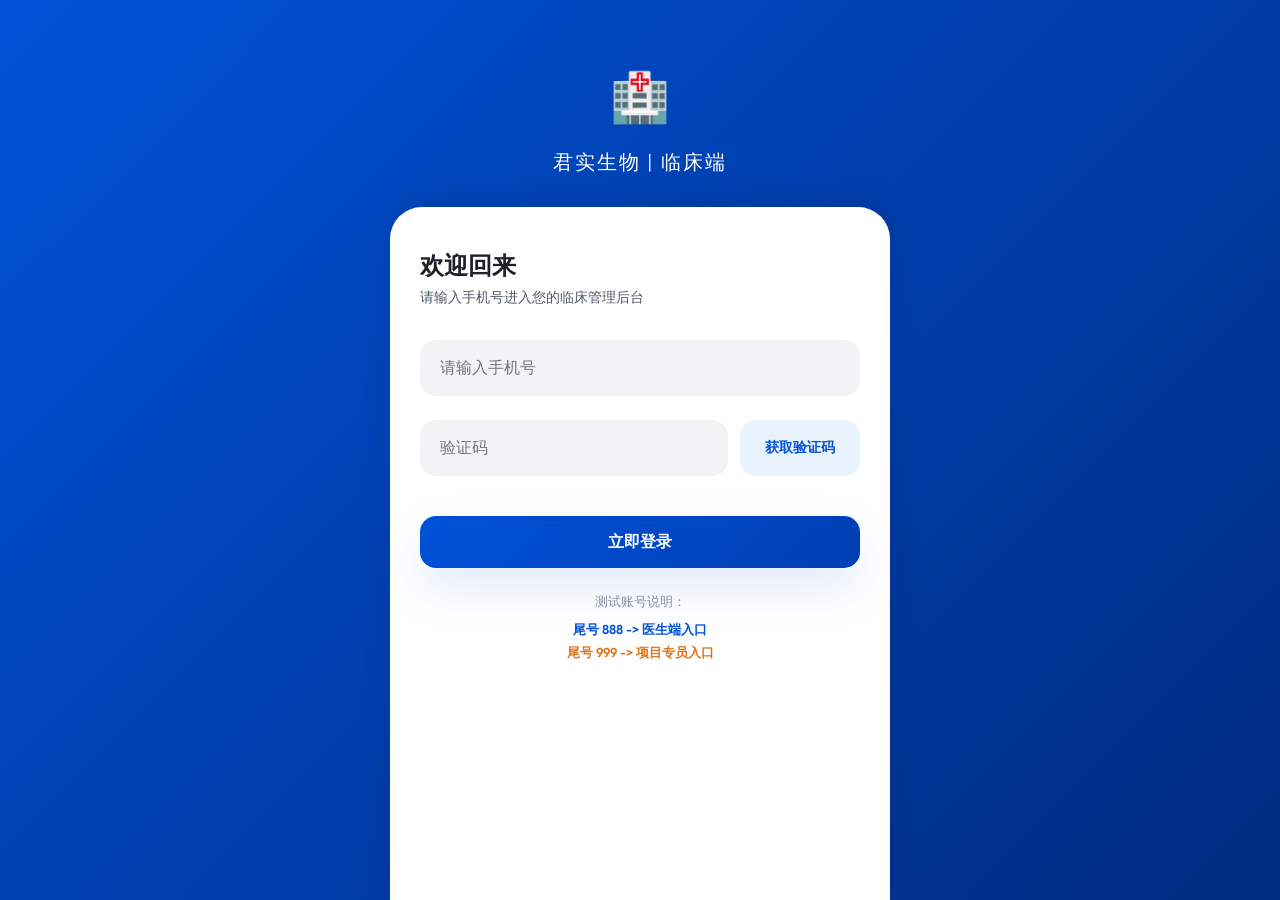
<file: patient-detail.html>
<!DOCTYPE html>
<html lang="zh-CN">

<head>
    <meta charset="UTF-8">
    <meta name="viewport"
        content="width=device-width, initial-scale=1.0, maximum-scale=1.0, user-scalable=no, viewport-fit=cover">
    <title>临床全景 - 君实生物临床端</title>
    <link rel="stylesheet" href="css/style.css">
    <style>
        .timeline-container {
            position: relative;
            padding-left: 30px;
            margin-top: 24px;
        }

        .timeline-container::before {
            content: '';
            position: absolute;
            left: 15px;
            top: 0;
            bottom: 0;
            width: 2px;
            background: #E5E6EB;
        }

        .timeline-item {
            position: relative;
            margin-bottom: 30px;
        }

        .timeline-dot {
            position: absolute;
            left: -22px;
            top: 0;
            width: 16px;
            height: 16px;
            border-radius: 50%;
            background: white;
            border: 3px solid var(--primary-color);
            z-index: 10;
        }

        .dot-milestone {
            border-color: var(--primary-color);
            background: var(--primary-color);
        }

        .dot-warning {
            border-color: var(--warning-color);
        }

        .dot-danger {
            border-color: var(--danger-color);
            background: var(--danger-color);
        }

        .dot-success {
            border-color: var(--success-color);
            background: var(--success-color);
        }

        .timeline-card {
            background: white;
            border-radius: 16px;
            padding: 16px;
            box-shadow: var(--shadow-sm);
            border: 1px solid #F0F2F5;
        }

        .timeline-date {
            font-size: 12px;
            color: var(--text-muted);
            margin-bottom: 6px;
        }

        .timeline-title {
            font-size: 15px;
            font-weight: 700;
            color: var(--text-main);
            margin-bottom: 4px;
        }

        .timeline-content {
            font-size: 13px;
            color: var(--text-secondary);
            line-height: 1.6;
        }

        .timeline-photos {
            display: flex;
            gap: 8px;
            margin-top: 10px;
            overflow-x: auto;
            padding-bottom: 4px;
        }

        .timeline-photo {
            width: 60px;
            height: 60px;
            border-radius: 8px;
            object-fit: cover;
            cursor: pointer;
            border: 1px solid #F0F2F5;
        }

        /* 指标趋势图 */
        .trend-chart {
            height: 120px;
            display: flex;
            align-items: flex-end;
            gap: 8px;
            margin-top: 20px;
            padding: 0 10px;
            border-bottom: 1px solid #E5E6EB;
        }

        .trend-point {
            flex: 1;
            display: flex;
            flex-direction: column;
            align-items: center;
        }

        .point-dot {
            width: 8px;
            height: 8px;
            border-radius: 50%;
            background: var(--primary-color);
            position: relative;
        }

        .point-dot::after {
            content: '';
            position: absolute;
            left: 50%;
            bottom: 8px;
            width: 1px;
            height: 60px;
            background: rgba(0, 82, 217, 0.1);
        }

        /* 风险灯样式 */
        .risk-indicator {
            display: flex;
            align-items: center;
            gap: 6px;
            background: rgba(255, 255, 255, 0.15);
            padding: 4px 10px;
            border-radius: 20px;
            backdrop-filter: blur(5px);
            font-size: 12px;
            font-weight: 500;
        }

        .risk-dot {
            width: 8px;
            height: 8px;
            border-radius: 50%;
            position: relative;
        }

        .risk-dot.red {
            background: #FF4D4F;
            box-shadow: 0 0 10px #FF4D4F;
            animation: pulse-red 2s infinite;
        }

        .risk-dot.yellow {
            background: #FAAD14;
            box-shadow: 0 0 8px #FAAD14;
        }

        .risk-dot.green {
            background: #52C41A;
            box-shadow: 0 0 8px #52C41A;
        }

        @keyframes pulse-red {
            0% {
                box-shadow: 0 0 0 0 rgba(255, 77, 79, 0.7);
            }

            70% {
                box-shadow: 0 0 0 8px rgba(255, 77, 79, 0);
            }

            100% {
                box-shadow: 0 0 0 0 rgba(255, 77, 79, 0);
            }
        }

        .med-status-tag {
            background: rgba(255, 255, 255, 0.2);
            border: 1px solid rgba(255, 255, 255, 0.3);
            color: white;
            padding: 2px 10px;
            border-radius: 6px;
            font-size: 12px;
            font-weight: 500;
        }

        /* 图片预览模态框 */
        .viewer-modal {
            position: fixed;
            top: 0;
            left: 0;
            right: 0;
            bottom: 0;
            background: rgba(0, 0, 0, 0.9);
            z-index: 2000;
            display: none;
            align-items: center;
            justify-content: center;
            backdrop-filter: blur(10px);
        }

        .viewer-modal.active {
            display: flex;
            animation: fadeIn 0.3s ease;
        }

        .viewer-img {
            max-width: 90%;
            max-height: 80%;
            object-fit: contain;
            border-radius: 8px;
            box-shadow: 0 0 30px rgba(0, 0, 0, 0.5);
        }

        .viewer-close {
            position: absolute;
            top: 40px;
            right: 25px;
            width: 44px;
            height: 44px;
            background: rgba(255, 255, 255, 0.2);
            color: white;
            border-radius: 50%;
            display: flex;
            align-items: center;
            justify-content: center;
            font-size: 24px;
            z-index: 2010;
        }

        .viewer-nav {
            position: absolute;
            top: 50%;
            width: 100%;
            display: flex;
            justify-content: space-between;
            transform: translateY(-50%);
            padding: 0 20px;
            pointer-events: none;
        }

        .viewer-nav-btn {
            width: 50px;
            height: 50px;
            background: rgba(255, 255, 255, 0.1);
            color: white;
            border-radius: 50%;
            display: flex;
            align-items: center;
            justify-content: center;
            font-size: 30px;
            pointer-events: auto;
            backdrop-filter: blur(5px);
        }

        .viewer-info {
            position: absolute;
            bottom: 40px;
            left: 0;
            right: 0;
            text-align: center;
            color: white;
            font-size: 14px;
            text-shadow: 0 2px 4px rgba(0, 0, 0, 0.5);
        }

        @keyframes fadeIn {
            from {
                opacity: 0;
            }

            to {
                opacity: 1;
            }
        }

        /* 用药历程样式 */
        .med-journey {
            display: flex;
            gap: 12px;
            overflow-x: auto;
            padding: 4px 4px 16px;
            scrollbar-width: none;
            -ms-overflow-style: none;
        }
        .med-journey::-webkit-scrollbar { display: none; }

        .med-step {
            flex: 0 0 100px;
            display: flex;
            flex-direction: column;
            align-items: center;
            position: relative;
        }
        .med-step::after {
            content: '';
            position: absolute;
            top: 20px;
            right: -50%;
            width: 100%;
            height: 2px;
            background: #E5E6EB;
            z-index: 1;
        }
        .med-step:last-child::after { display: none; }

        .step-circle {
            width: 40px;
            height: 40px;
            border-radius: 50%;
            background: white;
            border: 2px solid #E5E6EB;
            display: flex;
            align-items: center;
            justify-content: center;
            font-size: 11px;
            font-weight: 700;
            color: var(--text-muted);
            z-index: 2;
            margin-bottom: 8px;
            transition: all 0.3s;
        }
        .med-step.active .step-circle {
            border-color: var(--primary-color);
            background: var(--primary-color);
            color: white;
            box-shadow: 0 4px 10px rgba(0, 82, 217, 0.2);
        }
        .med-step.completed .step-circle {
            border-color: var(--primary-color);
            color: var(--primary-color);
        }
        .med-step.warning .step-circle {
            border-color: var(--warning-color);
            color: var(--warning-color);
        }

        .step-label {
            font-size: 12px;
            font-weight: 600;
            color: var(--text-main);
            margin-bottom: 2px;
        }
        .step-date {
            font-size: 10px;
            color: var(--text-muted);
        }
        .step-badge {
            font-size: 9px;
            padding: 1px 4px;
            border-radius: 4px;
            margin-top: 4px;
            font-weight: 700;
        }
        .badge-pd1 { background: #E6F0FF; color: #0052D9; }
        .badge-ae { background: #FFF1F0; color: #FF4D4F; }

        /* 治疗历程时间轴弹窗样式 */
        .history-modal {
            position: fixed;
            top: 0; left: 0; right: 0; bottom: 0;
            background: #F4F7FC;
            z-index: 1500;
            display: none;
            flex-direction: column;
            overflow: hidden;
        }
        .history-modal.active { display: flex; animation: slideInUp 0.4s cubic-bezier(0.23, 1, 0.32, 1); }
        
        .history-header {
            background: white;
            padding: 16px 20px;
            display: flex;
            align-items: center;
            justify-content: space-between;
            border-bottom: 1px solid #E5E6EB;
            box-shadow: 0 2px 8px rgba(0,0,0,0.05);
        }
        .history-body {
            flex: 1;
            overflow-y: auto;
            padding: 20px;
        }

        .h-timeline {
            position: relative;
            padding-left: 24px;
        }
        .h-timeline::before {
            content: '';
            position: absolute;
            left: 7px; top: 0; bottom: 0;
            width: 2px;
            background: #DDE2EE;
        }
        .h-event {
            position: relative;
            margin-bottom: 24px;
        }
        .h-dot {
            position: absolute;
            left: -21px; top: 4px;
            width: 12px; height: 12px;
            border-radius: 50%;
            background: white;
            border: 2px solid var(--primary-color);
            z-index: 2;
        }
        .h-dot.milestone { background: var(--primary-color); }
        .h-dot.warning { border-color: var(--warning-color); }
        
        .h-card {
            background: white;
            border-radius: 12px;
            padding: 16px;
            box-shadow: 0 2px 6px rgba(0,0,0,0.03);
            border: 1px solid #EBEDF2;
        }
        .h-type {
            font-size: 11px;
            font-weight: 700;
            color: var(--primary-color);
            margin-bottom: 4px;
            display: flex;
            align-items: center;
            gap: 4px;
        }
        .h-title {
            font-size: 15px;
            font-weight: 700;
            color: #1D2129;
            margin-bottom: 8px;
        }
        .h-meta {
            font-size: 12px;
            color: var(--text-muted);
            margin-bottom: 10px;
            display: flex;
            gap: 12px;
        }
        .h-detail {
            font-size: 13px;
            color: #4E5969;
            line-height: 1.6;
            background: #F7F8FA;
            padding: 10px;
            border-radius: 8px;
        }

        @keyframes slideInUp {
            from { transform: translateY(100%); }
            to { transform: translateY(0); }
        }
    </style>
</head>

<body>
    <div class="header">
        <div class="back-btn" onclick="history.back()">‹</div>
        <h1>患者临床全景</h1>
    </div>

    <div class="container animate-up">
        <!-- 患者头部摘要 -->
        <div class="card" style="background: var(--primary-gradient); color: white; border: none;">
            <div style="display: flex; justify-content: space-between; align-items: flex-start;">
                <div>
                    <h2 id="pName" style="font-size: 22px; font-weight: 700;">-</h2>
                    <p id="pNo" style="font-size: 14px; opacity: 0.9; margin-top: 4px;">受试者编号: JS-2024-000</p>
                    <div style="display: flex; gap: 10px; margin-top: 12px; align-items: center;">
                        <span id="pMedStatus" class="med-status-tag">在研中</span>
                        <div class="risk-indicator">
                            <span id="pRiskDot" class="risk-dot green"></span>
                            <span id="pRiskText">低风险</span>
                        </div>
                    </div>
                </div>
                <div id="pStatus" class="status-tag"
                    style="background: rgba(255,255,255,0.2); color: white; border: none;">-</div>
            </div>
            <div style="display: flex; gap: 24px; margin-top: 20px;">
                <div>
                    <div style="font-size: 11px; opacity: 0.7;">年龄</div>
                    <div id="pAge" style="font-weight: 600;">-</div>
                </div>
                <div>
                    <div style="font-size: 11px; opacity: 0.7;">性别</div>
                    <div id="pGender" style="font-weight: 600;">男</div>
                </div>
                <div>
                    <div style="font-size: 11px; opacity: 0.7;">入组天数</div>
                    <div style="font-weight: 600;">36 天</div>
                </div>
            </div>
        </div>

        <!-- 用药历程 -->
        <div class="card">
            <div style="display: flex; justify-content: space-between; align-items: center; margin-bottom: 16px;">
                <h3 style="font-size: 16px; font-weight: 700;">用药历程</h3>
                <span style="font-size: 11px; color: var(--text-muted);">Q2W 方案</span>
            </div>
            <div class="med-journey">
                <div class="med-step completed">
                    <div class="step-circle">C1D1</div>
                    <div class="step-label">首次给药</div>
                    <div class="step-date">2024-03-24</div>
                    <div class="step-badge badge-pd1">拓益 240mg</div>
                </div>
                <div class="med-step completed">
                    <div class="step-circle">C2D1</div>
                    <div class="step-label">第 2 周期</div>
                    <div class="step-date">2024-04-07</div>
                    <div class="step-badge badge-pd1">拓益 240mg</div>
                </div>
                <div class="med-step warning">
                    <div class="step-circle">C3D1</div>
                    <div class="step-label">第 3 周期</div>
                    <div class="step-date">2024-04-21</div>
                    <div class="step-badge badge-ae">irAE G2</div>
                </div>
                <div class="med-step active">
                    <div class="step-circle">C4D1</div>
                    <div class="step-label">进行中</div>
                    <div class="step-date">2024-05-05</div>
                    <div class="step-badge badge-pd1">待执行</div>
                </div>
                <div class="med-step">
                    <div class="step-circle">C5D1</div>
                    <div class="step-label">第 5 周期</div>
                    <div class="step-date">2024-05-19</div>
                </div>
            </div>
        </div>

        <!-- 建档档案 (OCR 结果) -->
        <div class="card">
            <div style="display: flex; justify-content: space-between; align-items: center; margin-bottom: 16px;">
                <h3 style="font-size: 16px; font-weight: 700;">建档档案</h3>
            </div>
            <div style="display: grid; grid-template-columns: 1fr 1fr; gap: 12px;">
                <div style="background: var(--primary-soft); padding: 12px; border-radius: 12px; display: flex; align-items: center; gap: 10px; cursor: pointer; transition: all 0.2s;"
                    onmousedown="this.style.transform='scale(0.96)'" onmouseup="this.style.transform='scale(1)'"
                    onclick="openViewer('https://picsum.photos/id/1011/800/600', '身份证正面')">
                    <span style="font-size: 20px;">🪪</span>
                    <div>
                        <div style="font-size: 13px; font-weight: 600;">身份证</div>
                        <div style="font-size: 10px; color: var(--success-color);">已核验 ✓</div>
                    </div>
                </div>
                <div style="background: var(--primary-soft); padding: 12px; border-radius: 12px; display: flex; align-items: center; gap: 10px; cursor: pointer; transition: all 0.2s;"
                    onmousedown="this.style.transform='scale(0.96)'" onmouseup="this.style.transform='scale(1)'"
                    onclick="openViewer('https://picsum.photos/id/1067/800/1200', '诊断证明')">
                    <span style="font-size: 20px;">📋</span>
                    <div>
                        <div style="font-size: 13px; font-weight: 600;">诊断证明</div>
                        <div style="font-size: 10px; color: var(--success-color);">已识别 ✓</div>
                    </div>
                </div>
                <div style="background: var(--primary-soft); padding: 12px; border-radius: 12px; display: flex; align-items: center; gap: 10px; cursor: pointer; transition: all 0.2s;"
                    onmousedown="this.style.transform='scale(0.96)'" onmouseup="this.style.transform='scale(1)'"
                    onclick="openViewer(['https://picsum.photos/id/20/800/600', 'https://picsum.photos/id/24/800/600'], '知情同意书')">
                    <span style="font-size: 20px;">🖋️</span>
                    <div>
                        <div style="font-size: 13px; font-weight: 600;">知情同意书</div>
                        <div style="font-size: 10px; color: var(--success-color);">5 页已存 ✓</div>
                    </div>
                </div>
                <div style="background: var(--primary-soft); padding: 12px; border-radius: 12px; display: flex; align-items: center; gap: 10px; cursor: pointer; transition: all 0.2s;"
                    onmousedown="this.style.transform='scale(0.96)'" onmouseup="this.style.transform='scale(1)'"
                    onclick="openHistoryModal()">
                    <span style="font-size: 20px;">💊</span>
                    <div>
                        <div style="font-size: 13px; font-weight: 600;">治疗历程</div>
                        <div style="font-size: 10px; color: var(--text-muted);">已同步</div>
                    </div>
                </div>
            </div>
        </div>

        <!-- 惊喜亮点：临床全景时间轴 -->
        <div class="card">
            <h3 style="font-size: 16px; font-weight: 700;">临床事件轴</h3>
            <div class="timeline-container" id="timelineList"></div>
        </div>
    </div>

    <!-- 治疗历程详情弹窗 -->
    <div id="historyModal" class="history-modal">
        <div class="history-header">
            <div style="font-size: 18px; font-weight: 700;">治疗历程详情</div>
            <div style="width: 32px; height: 32px; display: flex; align-items: center; justify-content: center; background: #F2F3F5; border-radius: 50%; cursor: pointer;" onclick="closeHistoryModal()">✕</div>
        </div>
        <div class="history-body">
            <div class="h-timeline">
                <div class="h-event">
                    <div class="h-dot milestone"></div>
                    <div class="h-card">
                        <div class="h-type"><span>📍</span> 确诊与分期</div>
                        <div class="h-title">非小细胞肺癌 (NSCLC) IIIb期</div>
                        <div class="h-meta"><span>📅 2024-02-15</span> <span>🏥 瑞金医院</span></div>
                        <div class="h-detail">患者因长期干咳就诊，CT示左肺上叶占位，气管镜病理示腺癌。PD-L1表达 TPS=45%。</div>
                    </div>
                </div>
                <div class="h-event">
                    <div class="h-dot milestone"></div>
                    <div class="h-card">
                        <div class="h-type"><span>💊</span> 治疗方案确定</div>
                        <div class="h-title">特瑞普利单抗 联合 培美曲塞+顺铂</div>
                        <div class="h-meta"><span>📅 2024-03-24</span> <span>👨‍⚕️ 王晓雅主任</span></div>
                        <div class="h-detail">一线治疗方案。特瑞普利单抗 240mg Q3W。</div>
                    </div>
                </div>
                <div class="h-event">
                    <div class="h-dot"></div>
                    <div class="h-card">
                        <div class="h-type"><span>🧪</span> 疗效评价 (Efficacy)</div>
                        <div class="h-title">部分缓解 (PR) - 首次评价</div>
                        <div class="h-meta"><span>📅 2024-04-28</span> <span>📊 RECIST 1.1</span></div>
                        <div class="h-detail">靶病灶长径总和较基线缩小 32%，符合 PR 标准。无新发病灶。</div>
                    </div>
                </div>
                <div class="h-event">
                    <div class="h-dot warning"></div>
                    <div class="h-card">
                        <div class="h-type" style="color:var(--warning-color)"><span>⚠️</span> 不良反应记录</div>
                        <div class="h-title">免疫相关性甲状腺功能减退</div>
                        <div class="h-meta"><span>📅 2024-05-02</span> <span>Grade: 2</span></div>
                        <div class="h-detail">TSH 升高，FT4 降低。开始口服左甲状腺素钠片 50μg qd 替代治疗。</div>
                    </div>
                </div>
            </div>
        </div>
    </div>

    <!-- 图片预览模态框 -->
    <div id="imageViewer" class="viewer-modal" onclick="closeViewer()">
        <div class="viewer-close">✕</div>
        <div class="viewer-nav">
            <div class="viewer-nav-btn" onclick="event.stopPropagation(); switchViewerPage(-1)">‹</div>
            <div class="viewer-nav-btn" onclick="event.stopPropagation(); switchViewerPage(1)">›</div>
        </div>
        <img id="viewerImg" class="viewer-img">
        <div id="viewerInfo" class="viewer-info">第 1 / 1 页</div>
    </div>

    <script src="js/app.js"></script>
    <script>
        App.checkAuth('patient-detail.html');

        const urlParams = new URLSearchParams(window.location.search);
        const patientId = urlParams.get('id') || 101;

        function initPatient() {
            const p = App.getPatient(patientId);
            if (!p) return;

            document.getElementById('pName').innerText = p.name;
            document.getElementById('pNo').innerText = `受试者编号: JS-2024-${p.id}`;
            document.getElementById('pStatus').innerText = p.status;
            document.getElementById('pAge').innerText = p.age + ' 岁';
            document.getElementById('pMedStatus').innerText = p.medicationStatus || '用药中';

            const riskDot = document.getElementById('pRiskDot');
            const riskText = document.getElementById('pRiskText');
            riskDot.className = 'risk-dot ' + p.riskLevel;
            riskText.innerText = p.riskLevel === 'red' ? '高风险' : (p.riskLevel === 'yellow' ? '中风险' : '低风险');
        }

        function renderTimeline() {
            const timeline = App.getTimeline(patientId);
            const list = document.getElementById('timelineList');

            list.innerHTML = timeline.map(item => `
                <div class="timeline-item">
                    <div class="timeline-dot dot-${item.type}"></div>
                    <div class="timeline-card ${item.type === 'danger' ? 'is-abnormal' : ''}">
                        <div class="timeline-date">${item.date}</div>
                        <div class="timeline-title">${item.title}</div>
                        <div class="timeline-content">${item.content}</div>
                        ${item.photos ? `
                            <div class="timeline-photos">
                                ${item.photos.map(p => `<img src="${p}" class="timeline-photo" onclick="event.stopPropagation(); openViewer('${p}', '${item.title}')">`).join('')}
                            </div>
                        ` : ''}
                        ${item.type === 'danger' ? '<button class="btn btn-primary" style="height: 32px; font-size: 12px; margin-top: 10px; width: 100px;" onclick="App.navigateTo(\'ae-handler.html\')">节点处理</button>' : ''}
                    </div>
                </div>
            `).join('');
        }

        initPatient();
        renderTimeline();

        // 图片预览逻辑
        let viewerPhotos = [];
        let viewerIndex = 0;
        let viewerTitle = '';

        function openViewer(srcList, title = '') {
            viewerPhotos = Array.isArray(srcList) ? srcList : [srcList];
            viewerIndex = 0;
            viewerTitle = title;
            updateViewer();
            document.getElementById('imageViewer').classList.add('active');
        }

        function updateViewer() {
            document.getElementById('viewerImg').src = viewerPhotos[viewerIndex];
            document.getElementById('viewerInfo').innerText = `${viewerTitle} - 第 ${viewerIndex + 1} / ${viewerPhotos.length} 页`;
            document.querySelector('.viewer-nav').style.display = viewerPhotos.length > 1 ? 'flex' : 'none';
        }

        function switchViewerPage(dir) {
            viewerIndex = (viewerIndex + dir + viewerPhotos.length) % viewerPhotos.length;
            updateViewer();
        }

        function closeViewer() {
            document.getElementById('imageViewer').classList.remove('active');
        }

        function openHistoryModal() {
            document.getElementById('historyModal').classList.add('active');
        }

        function closeHistoryModal() {
            document.getElementById('historyModal').classList.remove('active');
        }
    </script>
</body>

</html>
</file>
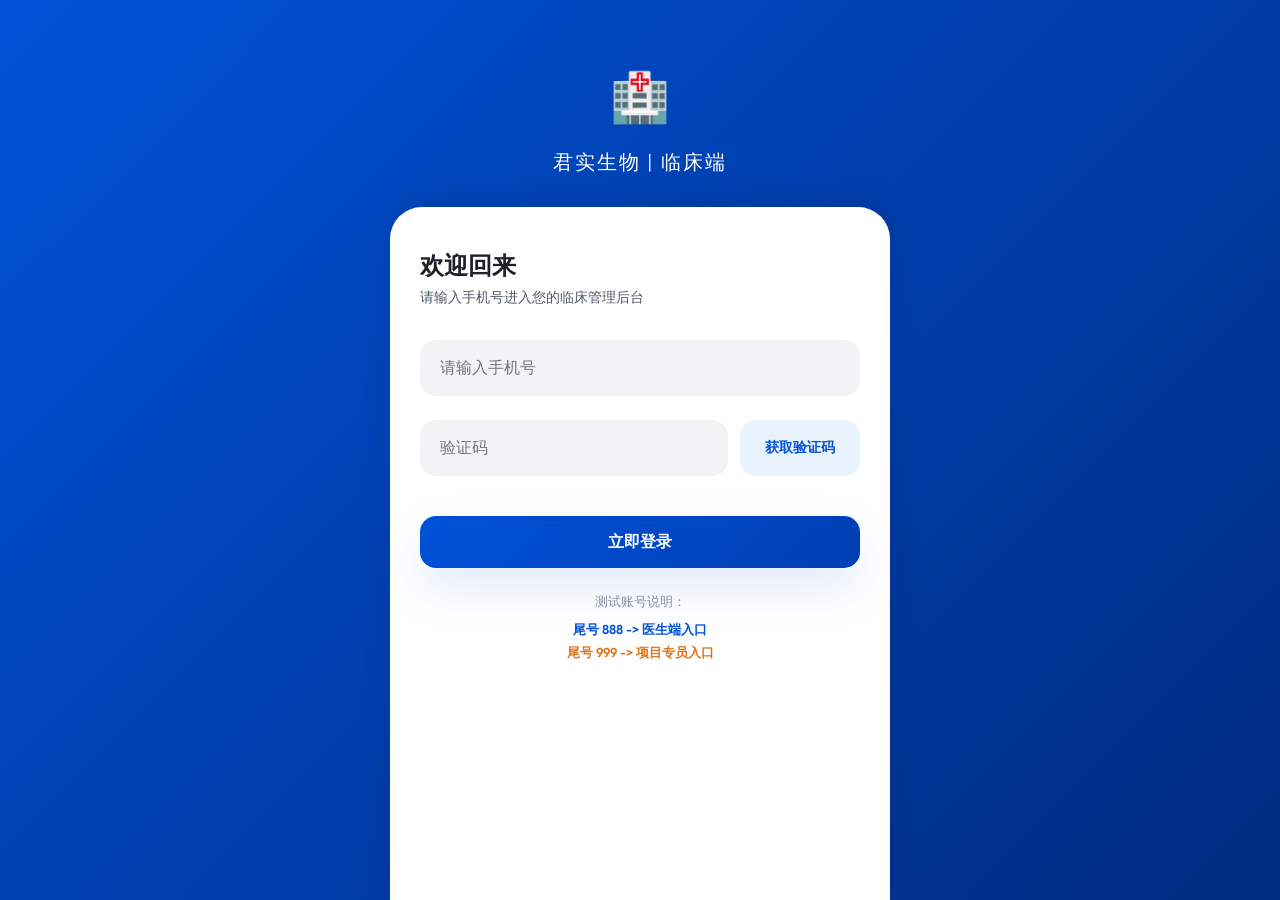
<file: patient-list.html>
<!DOCTYPE html>
<html lang="zh-CN">
<head>
    <meta charset="UTF-8">
    <meta name="viewport" content="width=device-width, initial-scale=1.0, maximum-scale=1.0, user-scalable=no, viewport-fit=cover">
    <title>患者列表 - 君实生物临床端</title>
    <link rel="stylesheet" href="css/style.css">
    <style>
        .search-box {
            background: white; border-radius: 12px; height: 44px;
            display: flex; align-items: center; padding: 0 16px;
            border: 1px solid var(--glass-border); margin-bottom: 20px;
        }
        .search-input { border: none; flex: 1; outline: none; font-size: 14px; margin-left: 8px; }
        
        .patient-card {
            background: white; border-radius: 20px; padding: 20px; margin-bottom: 16px;
            box-shadow: var(--shadow-sm); border: 1px solid #F0F2F5;
            display: flex; justify-content: space-between; align-items: center;
        }
    </style>
</head>
<body>
    <div class="header">
        <div class="back-btn" onclick="history.back()">‹</div>
        <h1>所有患者列表</h1>
    </div>

    <div class="container animate-up">
        <div class="search-box">
            <span>🔍</span>
            <input type="text" class="search-input" placeholder="请输入患者姓名或手机号搜索">
        </div>

        <div id="patientList"></div>
    </div>

    <script src="js/app.js"></script>
    <script>
        App.checkAuth('patient-list.html');

        function renderList() {
            const list = document.getElementById('patientList');
            const urlParams = new URLSearchParams(window.location.search);
            const filter = urlParams.get('filter');
            
            let patients = MockData.patients;
            
            if (filter === 'warning') {
                patients = patients.filter(p => (p.statusTag === 'warning' || p.statusTag === 'danger') && !p.status.includes('筛选'));
                document.querySelector('h1').innerText = '红黄灯预警患者';
            } else if (filter === 'enrolled') {
                patients = patients.filter(p => p.statusTag !== 'muted' && p.enrollDate !== '-');
                document.querySelector('h1').innerText = '入组患者列表';
            }

            if (patients.length === 0) {
                list.innerHTML = '<div style="text-align:center; padding: 40px; color: var(--text-muted); font-size: 14px;">暂无符合条件的患者</div>';
                return;
            }

            list.innerHTML = patients.map(p => `
                <div class="patient-card ${p.statusTag === 'danger' ? 'is-abnormal' : ''}" onclick="App.navigateTo('patient-detail.html?id=${p.id}')">
                    <div style="flex: 1;">
                        <div style="display: flex; align-items: center; gap: 8px; margin-bottom: 8px;">
                            <span style="font-size: 18px; font-weight: 700;">${p.name}</span>
                            <span style="font-size: 13px; color: var(--text-secondary);">${p.age} 岁</span>
                        </div>
                        <div style="font-size: 13px; color: var(--text-muted);">联系电话：${p.phone}</div>
                        <div style="font-size: 13px; color: var(--text-muted); margin-top: 4px;">入组日期：${p.enrollDate}</div>
                    </div>
                    <div style="text-align: right;">
                        <div class="status-tag status-${p.statusTag}" style="display: inline-block; margin-bottom: 10px;">${p.status}</div>
                        <div style="color: var(--primary-color); font-size: 12px; font-weight: 600;">临床全景 ›</div>
                    </div>
                </div>
            `).join('');
        }

        renderList();
    </script>
</body>
</html>
</file>
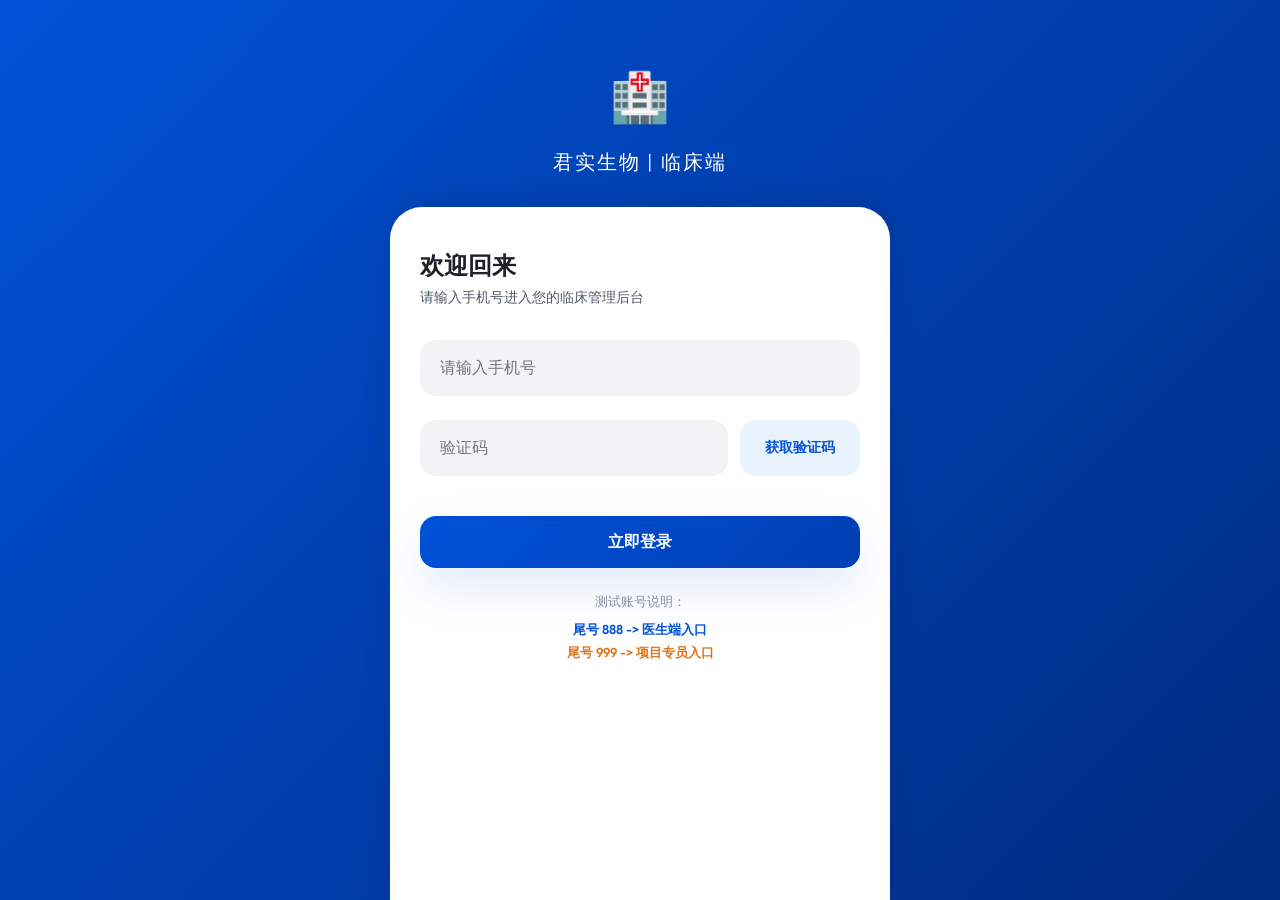
<file: stats.html>
<!DOCTYPE html>
<html lang="zh-CN">
<head>
    <meta charset="UTF-8">
    <meta name="viewport" content="width=device-width, initial-scale=1.0, maximum-scale=1.0, user-scalable=no, viewport-fit=cover">
    <title>数据统计 - 君实生物临床端</title>
    <link rel="stylesheet" href="css/style.css">
    <style>
        /* 模拟柱状图 */
        .bar-label { font-size: 10px; color: var(--text-secondary); margin-top: 8px; white-space: nowrap; }

        /* 图表背景装饰 */
        .chart-bar-container {
            display: flex; align-items: flex-end; justify-content: space-around;
            height: 160px; padding: 20px 10px; position: relative;
            background: rgba(0,0,0,0.02); border-radius: 12px;
        }
        .bar-wrapper {
            display: flex; flex-direction: column; align-items: center; width: 50px; z-index: 10;
        }
        .bar {
            width: 30px; border-radius: 6px 6px 0 0; min-height: 4px;
            box-shadow: 0 4px 10px rgba(0,0,0,0.1);
        }
        .bar-enroll { background: #0052D9 !important; }
        .bar-exit { background: #86909C !important; }
        .bar-meds { background: #2BA471 !important; }
        .bar-reduce { background: #FF9F43 !important; }
        .bar-adjust { background: #7367F0 !important; }
        .bar-stop { background: #4E5969 !important; }
        .bar-red { background: #D54941 !important; box-shadow: 0 0 10px rgba(213, 73, 65, 0.4); }
        .bar-yellow { background: #E37318 !important; }


        /* 模拟圆环图 */
        .donut-container {
            position: relative; width: 140px; height: 140px; margin: 20px auto;
        }
        .donut {
            width: 100%; height: 100%; border-radius: 50%;
            background: conic-gradient(var(--primary-color) 0% 80.5%, #E5E6EB 80.5% 100%);
            display: flex; align-items: center; justify-content: center;
        }
        .donut::after {
            content: ''; position: absolute; width: 90px; height: 90px;
            background: white; border-radius: 50%;
        }
        .donut-val { position: relative; z-index: 10; font-size: 20px; font-weight: 700; color: var(--primary-color); }
    </style>
</head>
<body>
    <div class="header">
        <div class="back-btn" onclick="history.back()">‹</div>
        <h1>项目数据统计</h1>
    </div>

    <div class="container animate-up">
        <!-- 概括指标 -->
        <div class="stats-grid">
            <div class="stats-item" style="background: white;">
                <div class="stats-value">154</div>
                <div class="stats-label">累计入组</div>
            </div>
            <div class="stats-item" style="background: white;">
                <div class="stats-value">80.3%</div>
                <div class="stats-label">随访完成率</div>
            </div>
            <div class="stats-item" style="background: white;">
                <div class="stats-value">4.8%</div>
                <div class="stats-label">脱落率</div>
            </div>
        </div>

        <div class="card">
            <div style="display: flex; justify-content: space-between; align-items: center; margin-bottom: 20px;">
                <div class="card-title" style="font-size: 15px; margin-bottom: 0;">患者状态分布</div>
                <div style="font-size: 11px; color: var(--text-muted);">单位：人</div>
            </div>

            <!-- 图表核心区域 -->
            <div class="chart-bar-container" style="gap: 4px; padding: 20px 4px;">
                <div class="bar-wrapper" style="width: auto; flex: 1;">
                    <div class="bar-value">154</div>
                    <div class="bar bar-enroll" style="height: 100%;"></div>
                    <div class="bar-label">入组</div>
                </div>
                <div class="bar-wrapper" style="width: auto; flex: 1;">
                    <div class="bar-value">32</div>
                    <div class="bar bar-exit" style="height: 25%;"></div>
                    <div class="bar-label">出组</div>
                </div>
                <div class="bar-wrapper" style="width: auto; flex: 1;">
                    <div class="bar-value">98</div>
                    <div class="bar bar-meds" style="height: 75%;"></div>
                    <div class="bar-label">用药中</div>
                </div>
                <div class="bar-wrapper" style="width: auto; flex: 1;">
                    <div class="bar-value">15</div>
                    <div class="bar bar-reduce" style="height: 15%;"></div>
                    <div class="bar-label">减量</div>
                </div>
                <div class="bar-wrapper" style="width: auto; flex: 1;">
                    <div class="bar-value">24</div>
                    <div class="bar bar-adjust" style="height: 20%;"></div>
                    <div class="bar-label">方案调整</div>
                </div>
                <div class="bar-wrapper" style="width: auto; flex: 1;">
                    <div class="bar-value">11</div>
                    <div class="bar bar-stop" style="height: 10%;"></div>
                    <div class="bar-label">停药</div>
                </div>
                <div class="bar-wrapper" style="width: auto; flex: 1;">
                    <div class="bar-value">5</div>
                    <div class="bar bar-red" style="height: 8%;"></div>
                    <div class="bar-label">红灯</div>
                </div>
                <div class="bar-wrapper" style="width: auto; flex: 1;">
                    <div class="bar-value">18</div>
                    <div class="bar bar-yellow" style="height: 16%;"></div>
                    <div class="bar-label">黄灯</div>
                </div>
            </div>

            <!-- 图表底部署名/说明 -->
            <div style="margin-top: 24px; padding-top: 16px; border-top: 1px solid #F0F2F5; display: flex; justify-content: space-around; text-align: center;">
                <div>
                    <div style="font-size: 16px; font-weight: 700; color: var(--primary-color);">125</div>
                    <div style="font-size: 10px; color: var(--text-muted);">活跃患者</div>
                </div>
                <div style="border-left: 1px solid #F0F2F5;"></div>
                <div>
                    <div style="font-size: 16px; font-weight: 700; color: var(--warning-color);">29</div>
                    <div style="font-size: 10px; color: var(--text-muted);">今日新增</div>
                </div>
                <div style="border-left: 1px solid #F0F2F5;"></div>
                <div>
                    <div style="font-size: 16px; font-weight: 700; color: var(--info-color);">94.2%</div>
                    <div style="font-size: 10px; color: var(--text-muted);">依从指数</div>
                </div>
            </div>
        </div>

        <!-- 圆环图卡片 -->
        <div class="card">
            <div class="card-title" style="font-size: 15px;">随访阶段完成率</div>
            <div style="display: flex; align-items: center; justify-content: space-around;">
                <div class="donut-container">
                    <div class="donut"><div class="donut-val">80.5%</div></div>
                </div>
                <div style="font-size: 13px; color: var(--text-secondary);">
                    <div style="display: flex; align-items: center; gap: 8px; margin-bottom: 8px;">
                        <div style="width: 10px; height: 10px; background: var(--primary-color); border-radius: 50%;"></div>
                        <span>已完成随访: 124人</span>
                    </div>
                    <div style="display: flex; align-items: center; gap: 8px;">
                        <div style="width: 10px; height: 10px; background: #E5E6EB; border-radius: 50%;"></div>
                        <span>进行中/逾期: 30人</span>
                    </div>
                </div>
            </div>
        </div>
    </div>

    <script src="js/app.js"></script>
    <script>
        App.checkAuth('stats.html');
    </script>
</body>
</html>
</file>
<file: css/style.css>
@import url('https://fonts.googleapis.com/css2?family=Outfit:wght@300;400;500;600;700&display=swap');

:root {
    /* 核心色彩 - 医生端采用更专业、深邃的医疗蓝 */
    --primary-gradient: linear-gradient(135deg, #0052D9 0%, #003EB3 100%);
    --bg-gradient: radial-gradient(circle at top right, #F0F5FF 0%, #F5F7FA 100%);
    
    --primary-color: #0052D9;
    --primary-light: #E6F0FF;
    --primary-soft: rgba(0, 82, 217, 0.08);
    
    --success-color: #2BA471;
    --warning-color: #E37318;
    --danger-color: #D54941;
    
    --text-main: #1D2129;
    --text-secondary: #4E5969;
    --text-muted: #86909C;
    
    /* 玻璃拟态效果 */
    --glass-bg: rgba(255, 255, 255, 0.85);
    --glass-border: rgba(255, 255, 255, 0.4);
    --glass-blur: blur(20px);
    
    /* 阴影 */
    --shadow-sm: 0 2px 4px rgba(0, 0, 0, 0.04);
    --shadow-md: 0 12px 32px rgba(0, 0, 0, 0.08);
    --shadow-lg: 0 20px 48px rgba(0, 82, 217, 0.12);
    
    --safe-area-bottom: env(safe-area-inset-bottom);
}

* {
    margin: 0; padding: 0; box-sizing: border-box;
    -webkit-tap-highlight-color: transparent;
}

body {
    font-family: 'Outfit', -apple-system, system-ui, sans-serif;
    background: var(--bg-gradient);
    color: var(--text-main);
    line-height: 1.5;
    overflow-x: hidden;
    max-width: 500px;
    margin: 0 auto;
    min-height: 100vh;
    position: relative;
}

/* 容器 */
.container {
    padding: 20px;
    padding-bottom: calc(100px + var(--safe-area-bottom));
}

/* 顶部导航栏 */
.header {
    background: var(--glass-bg);
    backdrop-filter: var(--glass-blur);
    -webkit-backdrop-filter: var(--glass-blur);
    padding: 16px 20px;
    position: sticky;
    top: 0;
    z-index: 100;
    border-bottom: 1px solid var(--glass-border);
    display: flex;
    align-items: center;
}

.header h1 { font-size: 18px; font-weight: 700; flex: 1; text-align: center; }

.back-btn {
    width: 32px; height: 32px;
    display: flex; align-items: center; justify-content: center;
    background: var(--primary-soft);
    border-radius: 50%;
    color: var(--primary-color);
    cursor: pointer;
}

/* 医生端大卡片设计 */
.card {
    background: var(--glass-bg);
    backdrop-filter: var(--glass-blur);
    -webkit-backdrop-filter: var(--glass-blur);
    border: 1px solid var(--glass-border);
    border-radius: 20px;
    padding: 20px;
    margin-bottom: 16px;
    box-shadow: var(--shadow-md);
}

/* 统计小方格 */
.stats-grid {
    display: grid;
    grid-template-columns: repeat(3, 1fr);
    gap: 12px;
    margin-bottom: 20px;
}

.stats-item {
    text-align: center;
    padding: 12px;
    background: rgba(255, 255, 255, 0.4);
    border-radius: 16px;
}

.stats-value { font-size: 20px; font-weight: 700; color: var(--primary-color); }
.stats-label { font-size: 11px; color: var(--text-muted); margin-top: 4px; }

/* 特色横向卡片按钮 */
.action-flex {
    display: flex;
    gap: 12px;
    margin-bottom: 24px;
}

.quick-card {
    flex: 1;
    height: 80px;
    border-radius: 20px;
    display: flex;
    align-items: center;
    padding: 0 12px;
    position: relative;
    cursor: pointer;
    transition: transform 0.2s;
}

.quick-card:active { transform: scale(0.97); }

.quick-icon-box {
    width: 48px;
    height: 48px;
    border-radius: 14px;
    display: flex;
    align-items: center;
    justify-content: center;
    font-size: 20px;
    margin-right: 12px;
}

.quick-text {
    font-size: 15px;
    font-weight: 600;
    color: #333;
}

/* 颜色变体 */
.bg-peach-light { background: #FFF0E6; }
.bg-orange-solid { background: #FF7D58; color: white; }

.bg-green-light { background: #E8F8E8; }
.bg-green-solid { background: #34C759; color: white; }

.quick-badge {
    position: absolute;
    top: -5px;
    right: -2px;
    background: #FF4D4F;
    color: white;
    font-size: 11px;
    font-weight: 700;
    padding: 3px 8px;
    border-radius: 12px;
    box-shadow: 0 4px 8px rgba(255, 77, 79, 0.3);
}

.quick-dot {
    position: absolute;
    top: 10px;
    right: 10px;
    width: 8px;
    height: 8px;
    background: #FF7D58;
    border-radius: 50%;
    opacity: 0.6;
}

/* 4 图标网格布局 (用于患者管理 Tab) */
.action-grid {
    display: grid;
    grid-template-columns: repeat(4, 1fr);
    gap: 12px;
    margin-bottom: 24px;
}

.action-btn-circle {
    display: flex;
    flex-direction: column;
    align-items: center;
    gap: 8px;
    cursor: pointer;
}

.action-icon-circle {
    width: 56px;
    height: 56px;
    border-radius: 50%;
    display: flex;
    align-items: center;
    justify-content: center;
    font-size: 24px;
    color: white;
    transition: transform 0.2s;
}

.action-btn-circle:active .action-icon-circle { transform: scale(0.9); }

.action-label {
    font-size: 12px;
    color: var(--text-secondary);
    white-space: nowrap;
}

.bg-blue-solid { background: #5B8FF9; }
.bg-purple-solid { background: #7367F0; }
.bg-orange-gradient { background: linear-gradient(135deg, #FF9F43 0%, #FF6B00 100%); }
.bg-green-gradient { background: linear-gradient(135deg, #28C76F 0%, #17A05D 100%); }

/* 列表项 */
.list-item {
    display: flex;
    align-items: center;
    justify-content: space-between;
    padding: 16px 0;
    border-bottom: 1px solid var(--glass-border);
}

.list-item:last-child { border-bottom: none; }

/* 状态标签 */
.status-tag {
    padding: 4px 10px;
    border-radius: 8px;
    font-size: 12px;
    font-weight: 600;
}

.status-active { background: #E6F0FF; color: #0052D9; }
.status-warning { background: #FFF2E6; color: #E37318; }
.status-success { background: #E6F5EE; color: #2BA471; }
.status-danger { background: #FDEEEE; color: #D54941; }

/* 异常/警示状态全局标注 - 增强版 */
.is-abnormal {
    background: #FFF2F0 !important;
    border: 1.5px solid #FFCCC7 !important;
    box-shadow: 0 4px 15px rgba(213, 73, 65, 0.12) !important;
    position: relative;
    overflow: hidden;
}

.is-abnormal::before {
    content: '';
    position: absolute;
    left: 0;
    top: 0;
    bottom: 0;
    width: 5px;
    background: #D54941;
}

/* 底部 Tab 栏 */
.tab-bar {
    position: fixed;
    bottom: 0; left: 0; right: 0;
    max-width: 500px;
    margin: 0 auto;
    height: calc(64px + var(--safe-area-bottom));
    background: rgba(255, 255, 255, 0.95);
    backdrop-filter: blur(20px);
    -webkit-backdrop-filter: blur(20px);
    border-top: 1px solid var(--glass-border);
    display: flex;
    justify-content: space-around;
    padding-bottom: var(--safe-area-bottom);
    z-index: 1000;
}

.tab-item {
    display: flex;
    flex-direction: column;
    align-items: center;
    justify-content: center;
    flex: 1;
    color: var(--text-muted);
    font-size: 11px;
    text-decoration: none;
}

.tab-item.active { color: var(--primary-color); font-weight: 600; }

.tab-icon { font-size: 22px; margin-bottom: 2px; }

/* 按钮 */
.btn {
    width: 100%; height: 52px;
    border-radius: 16px;
    border: none;
    font-size: 16px; font-weight: 600;
    cursor: pointer;
    display: flex; align-items: center; justify-content: center;
    transition: all 0.2s;
}

.btn-primary { background: var(--primary-gradient); color: white; box-shadow: var(--shadow-lg); }
.btn-primary:active { transform: scale(0.98); }

/* 动画 */
@keyframes slideUp {
    from { opacity: 0; transform: translateY(20px); }
    to { opacity: 1; transform: translateY(0); }
}

.animate-up { animation: slideUp 0.5s ease-out forwards; }

.hidden { display: none !important; }

/* 分享弹窗样式 */
.modal-overlay {
    position: fixed; top: 0; left: 0; right: 0; bottom: 0;
    background: rgba(0, 0, 0, 0.65);
    backdrop-filter: blur(12px);
    z-index: 2000;
    display: flex; flex-direction: column; align-items: center; justify-content: center;
    padding: 0 35px;
}

.qr-modal-box {
    width: 100%; max-width: 320px;
    background: #4A80FF; /* 采用参考图中更明亮的蓝色 */
    border-radius: 28px;
    overflow: hidden;
    box-shadow: 0 30px 80px rgba(0,0,0,0.4);
    animation: zoomIn 0.3s cubic-bezier(0.34, 1.56, 0.64, 1);
}

.qr-header {
    background: transparent;
    padding: 30px 24px 20px;
    color: white;
    text-align: center;
    font-size: 16px;
    line-height: 1.6;
    font-weight: 600;
}

.qr-content-card {
    background: white;
    margin: 0 16px 16px;
    border-radius: 24px;
    position: relative;
    padding: 35px 24px;
    text-align: center;
}

/* 电影票切口效果 - 精确对齐虚线位置 */
.qr-content-card::before, .qr-content-card::after {
    content: ''; position: absolute; top: 185px; /* 调整位置 */
    width: 24px; height: 24px; border-radius: 50%;
    background: #4A80FF;
}
.qr-content-card::before { left: -12px; }
.qr-content-card::after { right: -12px; }

.qr-divider {
    border-top: 1.5px dashed #EBEDF0;
    margin: 25px -24px;
}

.qr-close-btn {
    margin-top: 40px;
    width: 54px; height: 54px;
    border-radius: 50%;
    border: 2px solid rgba(255,255,255,0.8);
    color: white;
    display: flex; align-items: center; justify-content: center;
    font-size: 28px;
    cursor: pointer;
    background: rgba(0,0,0,0.1);
}

@keyframes zoomIn {
    from { opacity: 0; transform: scale(0.9); }
    to { opacity: 1; transform: scale(1); }
}
</file>
